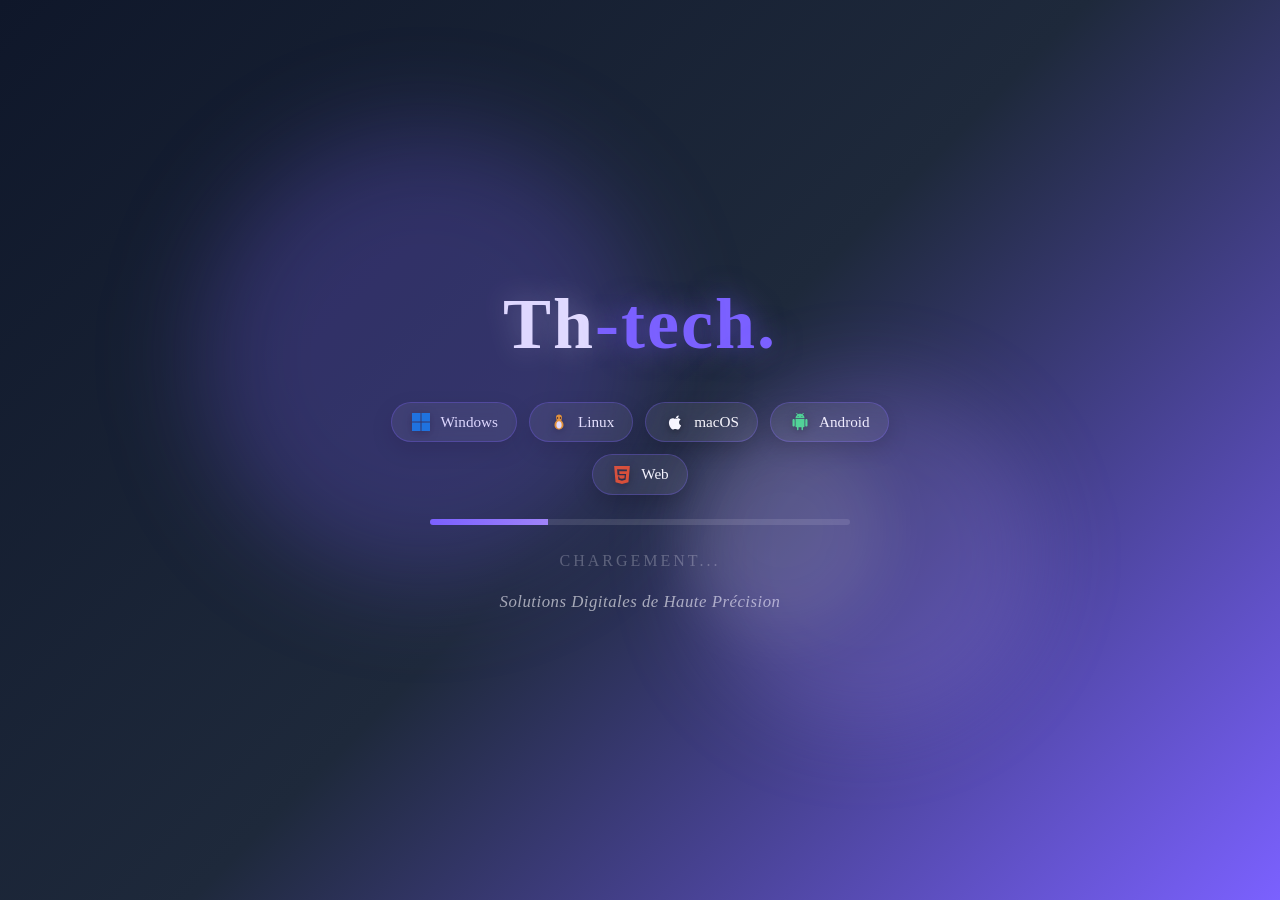
<file: index.html>
<!DOCTYPE html>
<html lang="fr">
<head>
    <meta charset="UTF-8">
    <meta name="viewport" content="width=device-width, initial-scale=1.0">
    
    <!-- Security Meta Tags -->
    <meta http-equiv="Content-Security-Policy" content="default-src 'self'; script-src 'self' 'unsafe-inline' 'unsafe-eval' https://cdn.jsdelivr.net; style-src 'self' 'unsafe-inline' https://cdn.jsdelivr.net https://fonts.googleapis.com; font-src 'self' https://fonts.gstatic.com; img-src 'self' data: https:;">
    <meta http-equiv="X-Content-Type-Options" content="nosniff">
    <meta http-equiv="X-Frame-Options" content="SAMEORIGIN">
    <meta http-equiv="X-XSS-Protection" content="1; mode=block">
    <meta http-equiv="Referrer-Policy" content="strict-origin-when-cross-origin">
    
    <title>Th-tech | Chargement...</title>
    
    <!-- Bootstrap CSS -->
    <link href="https://cdn.jsdelivr.net/npm/bootstrap@5.3.2/dist/css/bootstrap.min.css" rel="stylesheet">
    <!-- Bootstrap Icons -->
    <link rel="stylesheet" href="https://cdn.jsdelivr.net/npm/bootstrap-icons@1.11.3/font/bootstrap-icons.css">
    
    <link rel="stylesheet" href="css/splash-screen.css">
</head>
<body>
    <div class="splash-screen">
        <div class="splash-content text-center">
            <!-- Logo -->
            <div class="logo-container mb-4">
                <div class="logo">
                    <span class="logo-main">Th</span><span class="logo-accent">-tech.</span>
                </div>
            </div>

            <!-- Systèmes d'exploitation & Technologies Animés (Vrais logos Officiels) -->
            <div class="os-container mb-4">
                <div class="os-badge" style="--i:1">
                    <span class="os-icon">
                        <svg width="18" height="18" viewBox="0 0 88 88" fill="none" xmlns="http://www.w3.org/2000/svg">
                            <path d="M0 0H41.6V41.6H0V0Z" fill="#0078D4"/>
                            <path d="M46.4 0H88V41.6H46.4V0Z" fill="#0078D4"/>
                            <path d="M0 46.4H41.6V88H0V46.4Z" fill="#0078D4"/>
                            <path d="M46.4 46.4H88V88H46.4V46.4Z" fill="#0078D4"/>
                        </svg>
                    </span>
                    <span>Windows</span>
                </div>

                <div class="os-badge" style="--i:2">
                    <span class="os-icon">
                        <svg width="18" height="18" viewBox="0 0 24 24" fill="none" xmlns="http://www.w3.org/2000/svg">
                            <path d="M12 2C9.5 2 8 3.5 8 6C8 7.5 8.5 8.5 9 9.5C7.5 11 6 13 6 16C6 19 8.5 22 12 22C15.5 22 18 19 18 16C18 13 16.5 11 15 9.5C15.5 8.5 16 7.5 16 6C16 3.5 14.5 2 12 2Z" fill="#FFA000"/>
                            <circle cx="10" cy="6.5" r="1" fill="#000000"/>
                            <circle cx="14" cy="6.5" r="1" fill="#000000"/>
                            <path d="M12 11C9.8 11 8.5 13.2 8.5 16C8.5 18.8 10 20.5 12 20.5C14 20.5 15.5 18.8 15.5 16C15.5 13.2 14.2 11 12 11Z" fill="#FFFFFF"/>
                        </svg>
                    </span>
                    <span>Linux</span>
                </div>

                <div class="os-badge" style="--i:3">
                    <span class="os-icon">
                        <svg width="18" height="18" viewBox="0 0 24 24" fill="#FFFFFF" xmlns="http://www.w3.org/2000/svg">
                            <path d="M18.71 19.5c-.83 1.24-1.71 2.45-3.05 2.47-1.34.03-1.77-.79-3.29-.79-1.53 0-2 .77-3.27.82-1.31.05-2.3-1.32-3.14-2.53C4.25 17 2.94 12.45 4.7 9.39c.87-1.52 2.43-2.48 4.12-2.51 1.28-.02 2.5.87 3.29.87.78 0 2.26-1.07 3.81-.91.65.03 2.47.26 3.64 1.98-.09.06-2.17 1.28-2.15 3.81.03 3.02 2.65 4.03 2.68 4.04-.03.07-.42 1.44-1.38 2.83M15.97 6.35c.67-.82 1.13-1.96.99-3.1-.98.04-2.18.66-2.88 1.48-.62.72-1.16 1.88-.99 3 1.08.08 2.23-.55 2.88-1.38z"/>
                        </svg>
                    </span>
                    <span>macOS</span>
                </div>

                <div class="os-badge" style="--i:4">
                    <span class="os-icon">
                        <svg width="18" height="18" viewBox="0 0 24 24" fill="#3DDC84" xmlns="http://www.w3.org/2000/svg">
                            <path d="M6 18c0 .55.45 1 1 1h1v3c0 .55.45 1 1 1s1-.45 1-1v-3h4v3c0 .55.45 1 1 1s1-.45 1-1v-3h1c.55 0 1-.45 1-1V8H6v10zM3.5 8C2.67 8 2 8.67 2 9.5v7c0 .83.67 1.5 1.5 1.5S5 17.33 5 16.5v-7C5 8.67 4.33 8 3.5 8zm17 0c-.83 0-1.5.67-1.5 1.5v7c0 .83.67 1.5 1.5 1.5s1.5-.67 1.5-1.5v-7c0-.83-.67-1.5-1.5-1.5zM15.53 2.16l1.3-1.3c.2-.2.2-.51 0-.71-.2-.2-.51-.2-.71 0l-1.48 1.48C13.85 1.23 12.95 1 12 1c-.96 0-1.86.23-2.66.63L7.87.15c-.2-.2-.51-.2-.71 0-.2.2-.2.51 0 .71l1.31 1.31C6.97 3.26 6 5.01 6 7h12c0-1.99-.97-3.75-2.47-4.84zM10 5H9V4h1v1zm5 0h-1V4h1v1z"/>
                        </svg>
                    </span>
                    <span>Android</span>
                </div>

                <div class="os-badge" style="--i:5">
                    <span class="os-icon">
                        <svg width="18" height="18" viewBox="0 0 24 24" fill="#E34F26" xmlns="http://www.w3.org/2000/svg">
                            <path d="M1.5 0h21l-1.91 21.563L11.97 24l-8.564-2.438L1.5 0zm7.031 9.75l-.232-2.625 10.122.002.23-2.627-13.208-.001.7 7.876 9.497.001-.35 3.876-3.321.895-3.327-.895-.214-2.376H6.779l.375 4.38 4.816 1.341 4.811-1.341.674-7.505H8.531z"/>
                        </svg>
                    </span>
                    <span>Web</span>
                </div>
            </div>
            
            <!-- Barre de progression -->
            <div class="progress-container mb-4" style="max-width: 420px; margin: 0 auto 20px;">
                <div class="progress" style="height: 6px; border-radius: 10px; background: rgba(255,255,255,0.12);">
                    <div class="progress-bar progress-bar-striped progress-bar-animated" 
                         role="progressbar" 
                         style="width: 0%; background: linear-gradient(90deg, #7b61ff, #a78bfa);"
                         id="progressBar">
                    </div>
                </div>
            </div>
            
            <!-- Texte de chargement -->
            <p class="progress-text mb-3" id="loadingText">Chargement...</p>
            
            <!-- Tagline -->
            <p class="tagline">Solutions Digitales de Haute Précision</p>
            
            <!-- Decoration circles (les bulles) -->
            <div class="circle circle-1"></div>
            <div class="circle circle-2"></div>
            <div class="circle circle-3"></div>
        </div>
    </div>

    <script src="js/splash-screen.js"></script>
</body>
</html>
</file>
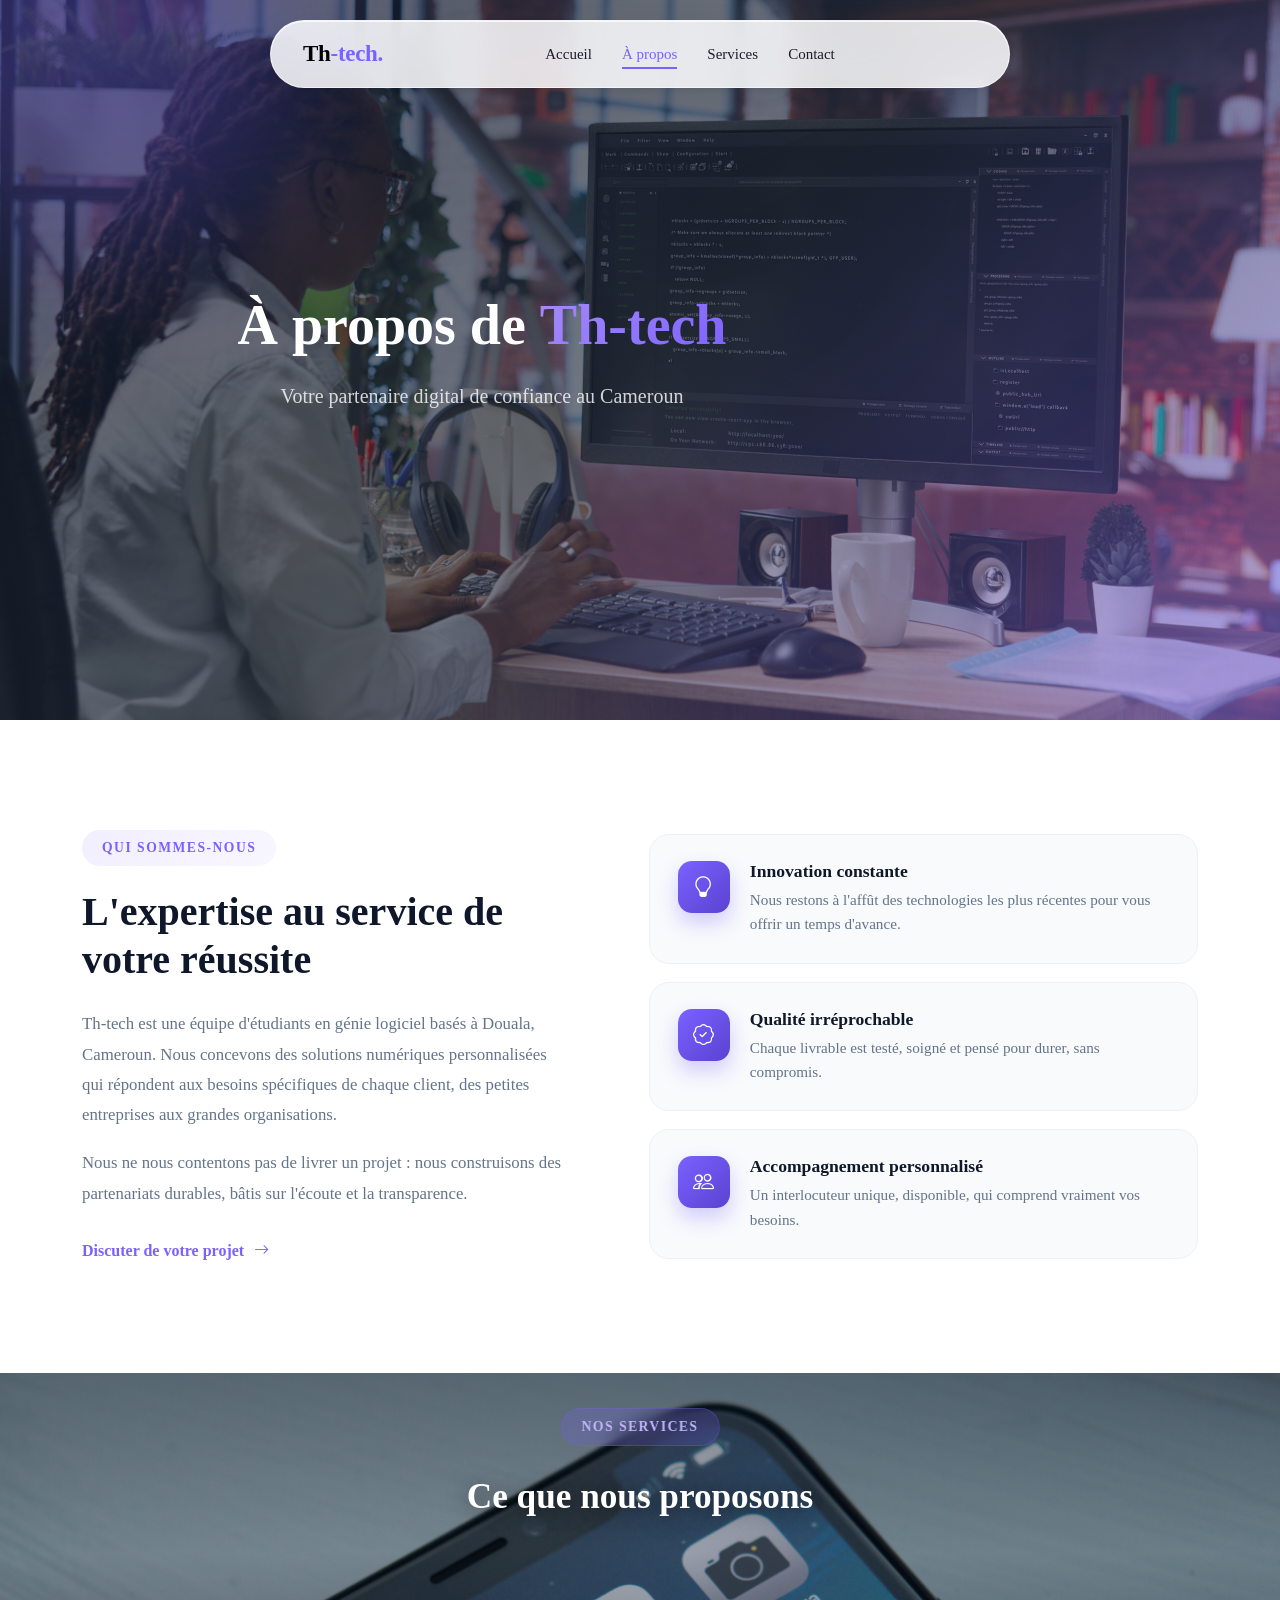
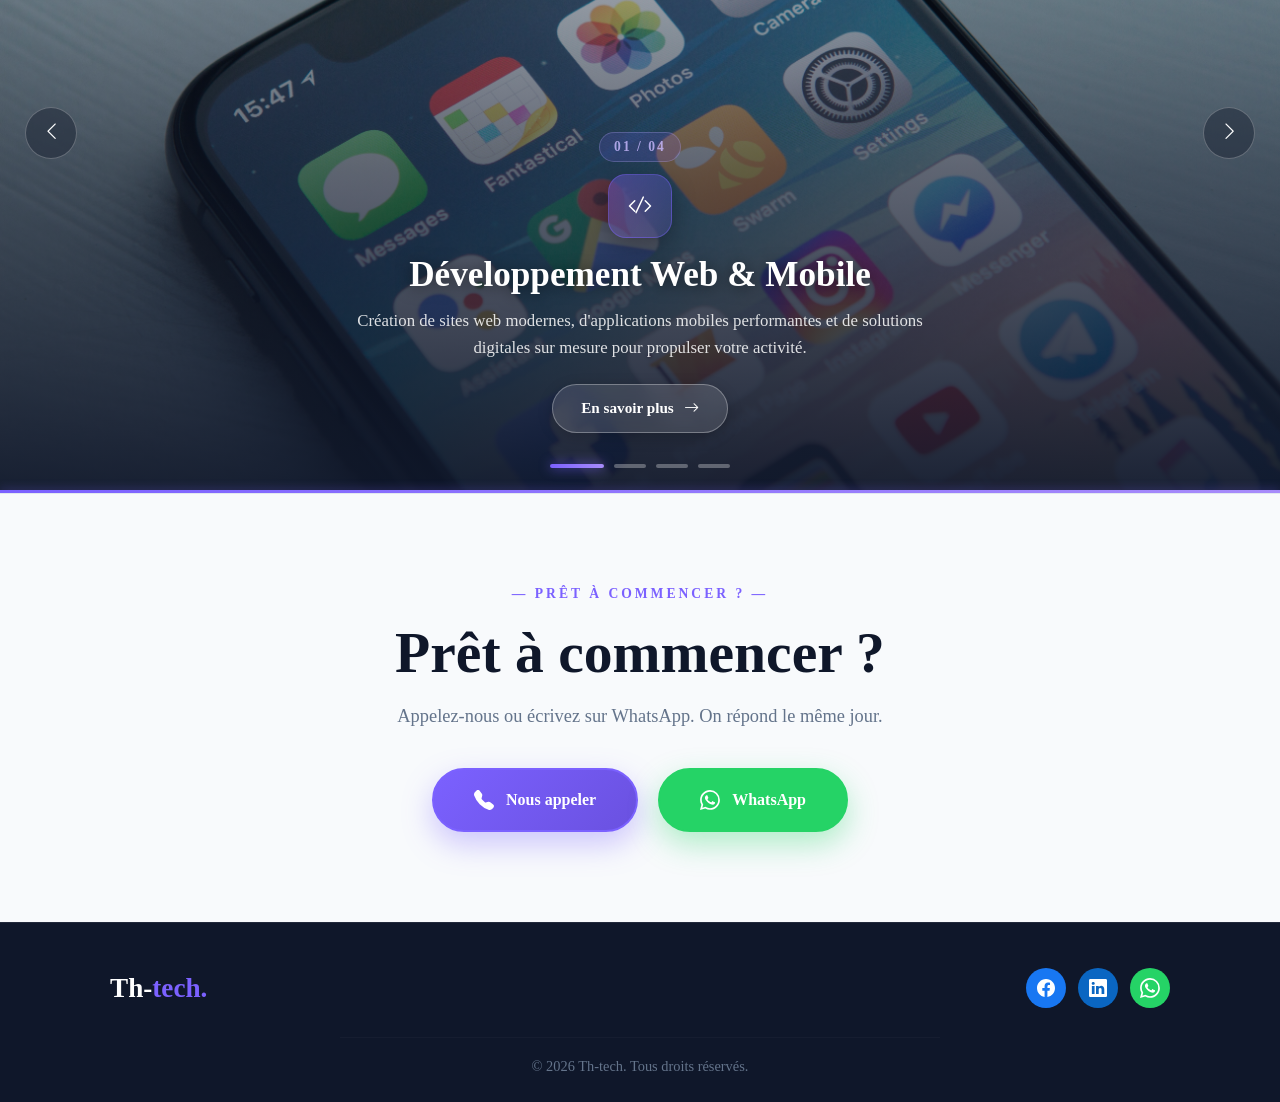
<file: a-propos.html>
<!DOCTYPE html>
<html lang="fr">

<head>
    <meta charset="UTF-8">
    <title>À propos | Th-tech</title>
    <meta name="viewport" content="width=device-width, initial-scale=1.0">
    <meta name="description" content="À propos de Th-tech - Votre partenaire digital de confiance au Cameroun.">

    <!-- Bootstrap CSS -->
    <link href="https://cdn.jsdelivr.net/npm/bootstrap@5.3.2/dist/css/bootstrap.min.css" rel="stylesheet">
    <!-- Bootstrap Icons -->
    <link rel="stylesheet" href="https://cdn.jsdelivr.net/npm/bootstrap-icons@1.11.3/font/bootstrap-icons.css">
    <!-- Google Fonts -->
    <link href="https://fonts.googleapis.com/css2?family=Poppins:wght@300;400;500;600;700;800&display=swap"
        rel="stylesheet">

    <!-- Custom CSS -->
    <link rel="stylesheet" href="css/header.css">
    <link rel="stylesheet" href="css/a-propos.css">
    <link rel="stylesheet" href="css/footer.css">
</head>

<body>

    <!-- HEADER -->
    <div class="header-wrapper">
        <header class="header">
            <div class="logo">
                <span class="logo-main">Th</span><span class="logo-accent">-tech.</span>
            </div>

            <nav class="nav" id="nav">
                <a href="Acceuil.html">Accueil</a>
                <a href="a-propos.html" class="active">À propos</a>
                <a href="Services.html">Services</a>
                <a href="contact.html">Contact</a>
            </nav>

            <div class="burger" id="burger">
                <span></span>
                <span></span>
                <span></span>
            </div>
        </header>
    </div>

    <!-- HERO SECTION -->
    <section class="hero-about">
        <div class="container">
            <div class="hero-content text-center">
                <h1 class="hero-title">À propos de <span class="text-gradient">Th-tech</span></h1>
                <p class="hero-subtitle">Votre partenaire digital de confiance au Cameroun</p>
            </div>
        </div>
    </section>

    <!-- QUI SOMMES-NOUS SECTION -->
    <section class="about-section">
        <div class="container">
            <div class="about-grid">
                <div class="about-text">
                    <span class="section-tag">Qui sommes-nous</span>
                    <h2 class="section-title">L'expertise au service de votre réussite</h2>
                    <p class="section-desc">
                        Th-tech est une équipe d'étudiants en génie logiciel basés à Douala, Cameroun.
                        Nous concevons des solutions numériques personnalisées qui répondent aux besoins spécifiques
                        de chaque client, des petites entreprises aux grandes organisations.
                    </p>
                    <p class="section-desc">
                        Nous ne nous contentons pas de livrer un projet : nous construisons des
                        partenariats durables, bâtis sur l'écoute et la transparence.
                    </p>
                    <a href="contact.html" class="about-link">
                        Discuter de votre projet <i class="bi bi-arrow-right"></i>
                    </a>
                </div>

                <div class="about-pillars">
                    <div class="pillar-card">
                        <div class="pillar-icon"><i class="bi bi-lightbulb"></i></div>
                        <div class="pillar-body">
                            <h3>Innovation constante</h3>
                            <p>Nous restons à l'affût des technologies les plus récentes pour vous offrir un temps
                                d'avance.</p>
                        </div>
                    </div>
                    <div class="pillar-card">
                        <div class="pillar-icon"><i class="bi bi-patch-check"></i></div>
                        <div class="pillar-body">
                            <h3>Qualité irréprochable</h3>
                            <p>Chaque livrable est testé, soigné et pensé pour durer, sans compromis.</p>
                        </div>
                    </div>
                    <div class="pillar-card">
                        <div class="pillar-icon"><i class="bi bi-people"></i></div>
                        <div class="pillar-body">
                            <h3>Accompagnement personnalisé</h3>
                            <p>Un interlocuteur unique, disponible, qui comprend vraiment vos besoins.</p>
                        </div>
                    </div>
                </div>
            </div>
        </div>
    </section>

    <!-- NOS SERVICES - SLIDER PLEIN ÉCRAN (80vh) -->
    <section class="services-slider-section" id="services-slider">
        <!-- Slider Header -->
        <div class="slider-header">
            <span class="section-tag">Nos services</span>
            <h2 class="slider-section-title">Ce que nous proposons</h2>
        </div>

        <div class="services-slider-track">
            <!-- Slide 1: Développement Web & Mobile -->
            <div class="service-slide active" data-index="0">
                <div class="slide-bg">
                    <img src="images/mobile.jpg" alt="Développement Web & Mobile">
                    <div class="slide-overlay"></div>
                </div>
                <div class="slide-content">
                    <span class="slide-number">01 / 04</span>
                    <div class="slide-icon"><i class="bi bi-code-slash"></i></div>
                    <h3 class="slide-title">Développement Web & Mobile</h3>
                    <p class="slide-desc">Création de sites web modernes, d'applications mobiles performantes et de solutions digitales sur mesure pour propulser votre activité.</p>
                    <div class="slide-action">
                        <a href="Services.html#web-mobile" class="btn-slide-more">
                            En savoir plus <i class="bi bi-arrow-right"></i>
                        </a>
                    </div>
                </div>
            </div>

            <!-- Slide 2: Réfection de Systèmes & Maintenance -->
            <div class="service-slide" data-index="1">
                <div class="slide-bg">
                    <img src="images/oguzhan-akdogan-qYMkkREOHa4-unsplash.jpg" alt="Réfection de Systèmes & Maintenance">
                    <div class="slide-overlay"></div>
                </div>
                <div class="slide-content">
                    <span class="slide-number">02 / 04</span>
                    <div class="slide-icon"><i class="bi bi-tools"></i></div>
                    <h3 class="slide-title">Réfection de Systèmes & Maintenance</h3>
                    <p class="slide-desc">Diagnostic, réparation micro-électronique et optimisation de vos équipements informatiques. Vente et achat d'équipements neufs et reconditionnés.</p>
                    <div class="slide-action">
                        <a href="Services.html#maintenance" class="btn-slide-more">
                            En savoir plus <i class="bi bi-arrow-right"></i>
                        </a>
                    </div>
                </div>
            </div>

            <!-- Slide 3: Licences & Activations Windows & Office -->
            <div class="service-slide" data-index="2">
                <div class="slide-bg">
                    <img src="images/windowsjpg.jpg" alt="Licences & Activations Windows">
                    <div class="slide-overlay"></div>
                </div>
                <div class="slide-content">
                    <span class="slide-number">03 / 04</span>
                    <div class="slide-icon"><i class="bi bi-windows"></i></div>
                    <h3 class="slide-title">Licences & Activations Windows & Office</h3>
                    <p class="slide-desc">Fourniture, installation et activation certifiée de licences Windows (10, 11) et de la suite Microsoft Office (Word, Excel, PowerPoint...).</p>
                    <div class="slide-action">
                        <a href="Services.html#licences-windows" class="btn-slide-more">
                            En savoir plus <i class="bi bi-arrow-right"></i>
                        </a>
                    </div>
                </div>
            </div>

            <!-- Slide 4: Formation : Initiation à l'Informatique -->
            <div class="service-slide" data-index="3">
                <div class="slide-bg">
                    <img src="images/annie-spratt-QckxruozjRg-unsplash.jpg" alt="Formation : Initiation à l'Informatique">
                    <div class="slide-overlay"></div>
                </div>
                <div class="slide-content">
                    <span class="slide-number">04 / 04</span>
                    <div class="slide-icon"><i class="bi bi-mortarboard"></i></div>
                    <h3 class="slide-title">Formation : Initiation à l'Informatique</h3>
                    <p class="slide-desc">Cours pratiques pour débutants et professionnels. Maîtrisez les outils de la gamme Microsoft Office (Word, Excel, PowerPoint) et les compétences web clés.</p>
                    <div class="slide-action">
                        <a href="Services.html#formation" class="btn-slide-more">
                            En savoir plus <i class="bi bi-arrow-right"></i>
                        </a>
                    </div>
                </div>
            </div>
        </div>

        <!-- Slider Controls -->
        <button class="slider-arrow slider-prev" id="sliderPrev" aria-label="Slide précédent">
            <i class="bi bi-chevron-left"></i>
        </button>
        <button class="slider-arrow slider-next" id="sliderNext" aria-label="Slide suivant">
            <i class="bi bi-chevron-right"></i>
        </button>

        <!-- Bar Indicators -->
        <div class="slider-dots" id="sliderDots">
            <button class="slider-dot active" data-slide="0" aria-label="Slide 1"></button>
            <button class="slider-dot" data-slide="1" aria-label="Slide 2"></button>
            <button class="slider-dot" data-slide="2" aria-label="Slide 3"></button>
            <button class="slider-dot" data-slide="3" aria-label="Slide 4"></button>
        </div>

        <!-- Progress Bar -->
        <div class="slider-progress">
            <div class="slider-progress-bar" id="sliderProgressBar"></div>
        </div>
    </section>

    <!-- CTA SECTION -->
    <section class="cta-section">
        <div class="cta-container">
            <span class="cta-surtitle">— PRÊT À COMMENCER ? —</span>
            <h2 class="cta-title">Prêt à commencer ?</h2>
            <p class="cta-text">Appelez-nous ou écrivez sur WhatsApp. On répond le même jour.</p>
            <div class="cta-buttons">
                <a href="tel:+237640924827" class="cta-btn cta-btn-call">
                    <i class="bi bi-telephone-fill"></i>
                    <span>Nous appeler</span>
                </a>
                <a href="https://wa.me/237640924827" target="_blank" rel="noopener" class="cta-btn cta-btn-whatsapp">
                    <i class="bi bi-whatsapp"></i>
                    <span>WhatsApp</span>
                </a>
            </div>
        </div>
    </section>

    <!-- FOOTER MINIMALISTE -->
    <footer class="footer">
        <div class="container">
            <div class="footer-top-row">
                <div class="footer-brand-minimal">
                    <a href="Acceuil.html" class="footer-logo">Th-<span>tech.</span></a>
                </div>
                <div class="footer-social-links">
                    <a href="#" class="footer-social-btn facebook" aria-label="Facebook"><i
                            class="bi bi-facebook"></i></a>
                    <a href="#" class="footer-social-btn linkedin" aria-label="LinkedIn"><i
                            class="bi bi-linkedin"></i></a>
                    <a href="https://wa.me/237640924827" target="_blank" class="footer-social-btn whatsapp"
                        aria-label="WhatsApp"><i class="bi bi-whatsapp"></i></a>
                </div>
            </div>
            <hr class="footer-divider" />
            <p class="footer-copyright">&copy; 2026 Th-tech. Tous droits réservés.</p>
        </div>
    </footer>

    <!-- Bootstrap JS -->
    <script src="https://cdn.jsdelivr.net/npm/bootstrap@5.3.2/dist/js/bootstrap.bundle.min.js"></script>

    <!-- Language & Theme Script -->
    <script src="js/script.js"></script>


</body>

</html>
</file>
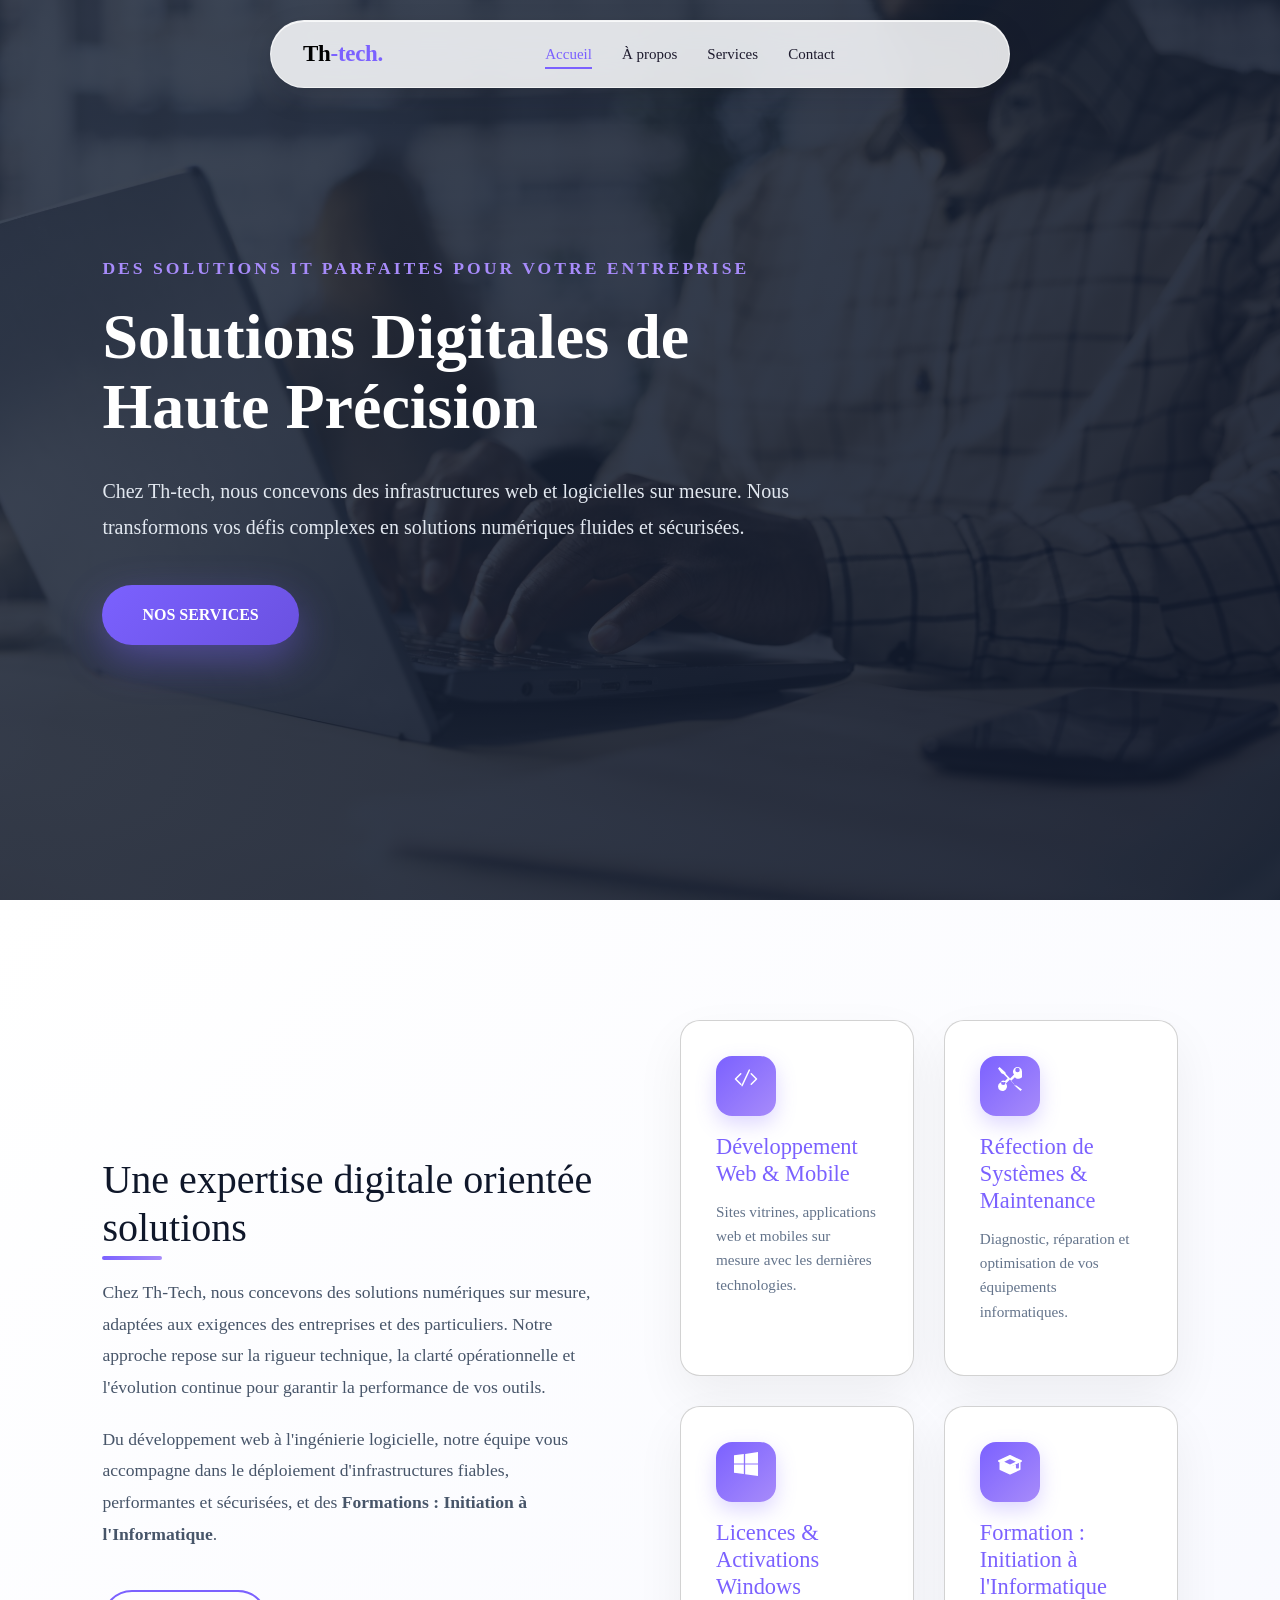
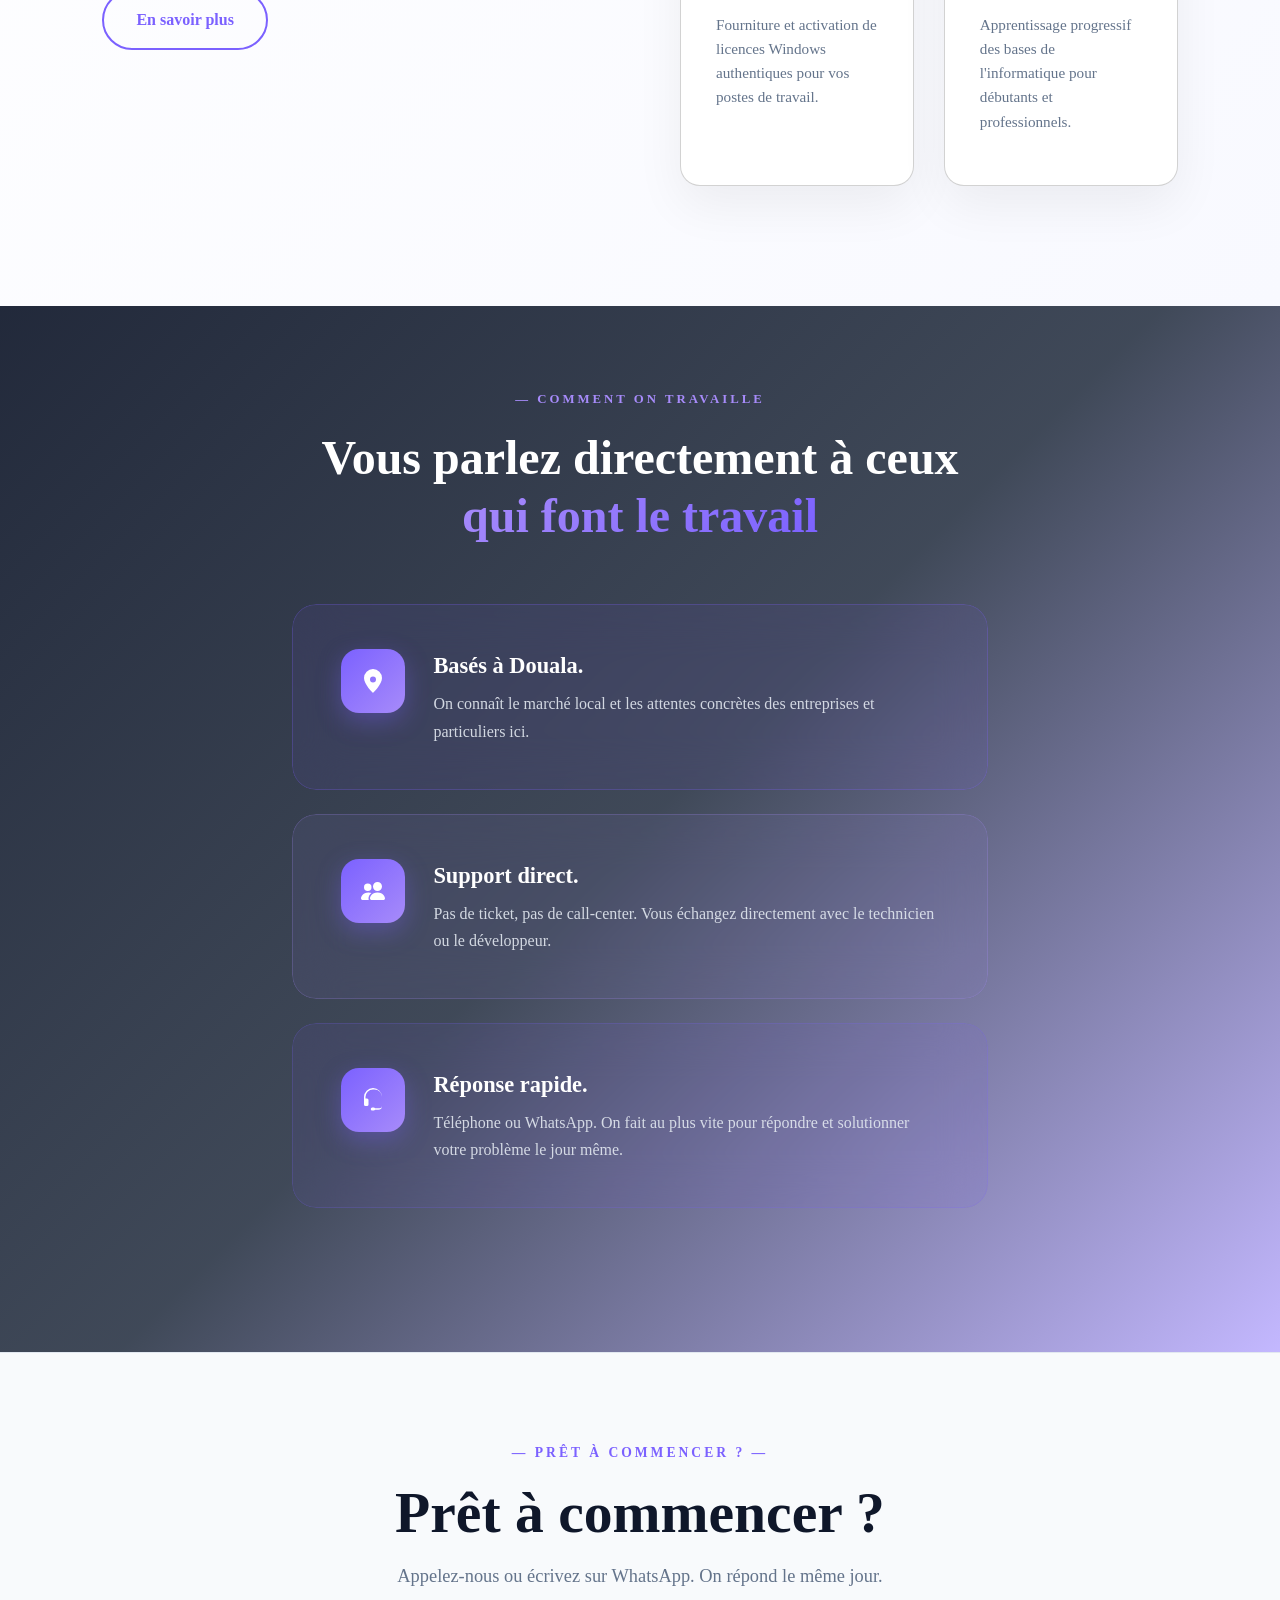
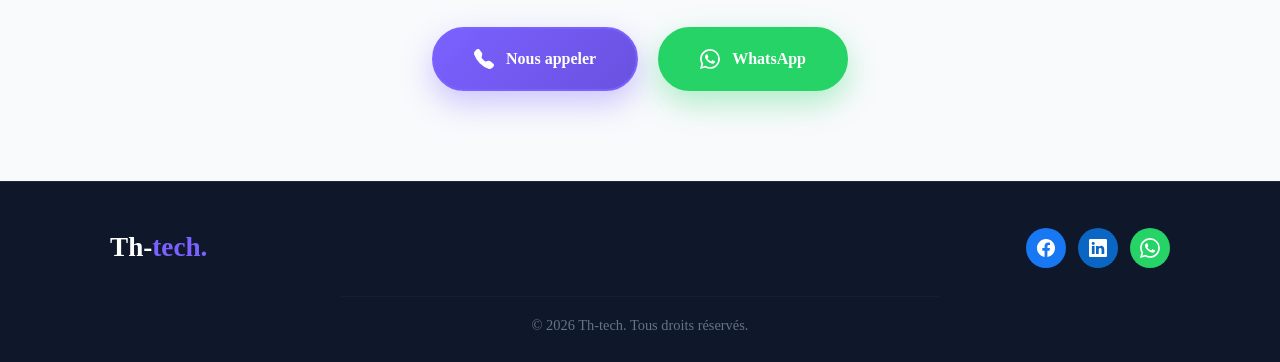
<file: Acceuil.html>
<!DOCTYPE html>
<html lang="fr">

<head>
  <meta charset="UTF-8">
  <title>Th-tech | Solutions Digitales</title>
  <meta name="viewport" content="width=device-width, initial-scale=1.0">
  <meta name="description" content="Th-tech - Solutions digitales de haute précision pour votre entreprise.">

  <!-- Google Material Icons (plus fiable sur mobile) -->
  <link href="https://fonts.googleapis.com/icon?family=Material+Icons" rel="stylesheet">
  <!-- Bootstrap CSS -->
  <link href="https://cdn.jsdelivr.net/npm/bootstrap@5.3.2/dist/css/bootstrap.min.css" rel="stylesheet">
  <!-- Bootstrap Icons -->
  <link rel="stylesheet" href="https://cdn.jsdelivr.net/npm/bootstrap-icons@1.11.3/font/bootstrap-icons.css">

  <!-- Custom CSS -->
  <link rel="stylesheet" href="css/header.css">
  <link rel="stylesheet" href="css/Acceuil.css">
  <link rel="stylesheet" href="css/footer.css">
</head>

<body>

  <!-- HEADER -->
  <div class="header-wrapper">
    <header class="header">
      <div class="logo">
        <span class="logo-main">Th</span><span class="logo-accent">-tech.</span>
      </div>

      <nav class="nav" id="nav">
        <a href="Acceuil.html" class="active">Accueil</a>
        <a href="a-propos.html">À propos</a>
        <a href="Services.html">Services</a>
        <a href="contact.html">Contact</a>
      </nav>


      <div class="burger" id="burger">
        <span></span>
        <span></span>
        <span></span>
      </div>
    </header>
  </div>

  <!-- HERO SECTION -->
  <section class="hero">
    <div class="hero-overlay"></div>
    <div class="hero-content">
      <p class="subtitle">Des solutions IT parfaites pour votre entreprise</p>
      <h1>
        Solutions Digitales de <br>
        <span>Haute Précision</span>
      </h1>
      <p class="description">
        Chez Th-tech, nous concevons des infrastructures web et logicielles sur mesure.
        Nous transformons vos défis complexes en solutions numériques fluides et sécurisées.
      </p>
      <a href="Services.html" class="btn-main">NOS SERVICES</a>
    </div>
  </section>

  <!-- INTRO SECTION -->
  <section class="intro">
    <div class="intro-container">
      <div class="intro-text">
        <h2>Une expertise digitale orientée solutions</h2>
        <p>
          Chez Th-Tech, nous concevons des solutions numériques sur mesure, adaptées aux exigences
          des entreprises et des particuliers. Notre approche repose sur la rigueur technique,
          la clarté opérationnelle et l'évolution continue pour garantir la performance de vos outils.
        </p>
        <p>
          Du développement web à l'ingénierie logicielle, notre équipe vous accompagne dans le
          déploiement d'infrastructures fiables, performantes et sécurisées, et des
          <strong>Formations : Initiation à l'Informatique</strong>.
        </p>
        <a href="a-propos.html" class="btn-secondary">En savoir plus</a>
      </div>
      <div class="intro-cards">

        <!-- Card 1 : Développement Web & Mobile -->
        <div class="card">
          <div class="card-icon-wrap">
            <i class="bi bi-code-slash"></i>
          </div>
          <h3>Développement Web &amp; Mobile</h3>
          <p>Sites vitrines, applications web et mobiles sur mesure avec les dernières technologies.</p>
        </div>

        <!-- Card 2 : Réfection de Systèmes & Maintenance -->
        <div class="card">
          <div class="card-icon-wrap">
            <i class="bi bi-tools"></i>
          </div>
          <h3>Réfection de Systèmes &amp; Maintenance</h3>
          <p>Diagnostic, réparation et optimisation de vos équipements informatiques.</p>
        </div>

        <!-- Card 3 : Licences & Activations Windows -->
        <div class="card">
          <div class="card-icon-wrap">
            <i class="bi bi-windows"></i>
          </div>
          <h3>Licences &amp; Activations Windows</h3>
          <p>Fourniture et activation de licences Windows authentiques pour vos postes de travail.</p>
        </div>

        <!-- Card 4 : Formation Informatique -->
        <div class="card">
          <div class="card-icon-wrap">
            <i class="bi bi-mortarboard"></i>
          </div>
          <h3>Formation : Initiation à l'Informatique</h3>
          <p>Apprentissage progressif des bases de l'informatique pour débutants et professionnels.</p>
        </div>

      </div>
    </div>
  </section>

  <!-- STICKY STACK SECTION -->
  <section class="stack-section">

    <!-- Sticky header label -->
    <div class="stack-header">
      <span class="stack-label">— COMMENT ON TRAVAILLE</span>
      <h2 class="stack-title">Vous parlez directement à ceux<br><span class="text-gradient">qui font le travail</span></h2>
    </div>

    <!-- Stack cards container -->
    <div class="stack-cards">

      <!-- Card 1 -->
      <div class="stack-card stack-card--1">
        <div class="scard-inner">
          <div class="scard-icon-wrap">
            <i class="bi bi-geo-alt-fill"></i>
          </div>
          <div class="scard-body">
            <h3>Basés à Douala.</h3>
            <p>On connaît le marché local et les attentes concrètes des entreprises et particuliers ici.</p>
          </div>
        </div>
      </div>

      <!-- Card 2 -->
      <div class="stack-card stack-card--2">
        <div class="scard-inner">
          <div class="scard-icon-wrap">
            <i class="bi bi-people-fill"></i>
          </div>
          <div class="scard-body">
            <h3>Support direct.</h3>
            <p>Pas de ticket, pas de call-center. Vous échangez directement avec le technicien ou le développeur.</p>
          </div>
        </div>
      </div>

      <!-- Card 3 -->
      <div class="stack-card stack-card--3">
        <div class="scard-inner">
          <div class="scard-icon-wrap">
            <i class="bi bi-headset"></i>
          </div>
          <div class="scard-body">
            <h3>Réponse rapide.</h3>
            <p>Téléphone ou WhatsApp. On fait au plus vite pour répondre et solutionner votre problème le jour même.</p>
          </div>
        </div>
      </div>

    </div>
  </section>

  <!-- CTA SECTION -->
<section class="cta-section">
  <div class="cta-container">
    <span class="cta-surtitle">— PRÊT À COMMENCER ? —</span>
    <h2 class="cta-title">Prêt à commencer ?</h2>
    <p class="cta-text">Appelez-nous ou écrivez sur WhatsApp. On répond le même jour.</p>
    <div class="cta-buttons">
      <a href="tel:+237640924827" class="cta-btn cta-btn-call">
        <i class="bi bi-telephone-fill"></i>
        <span>Nous appeler</span>
      </a>
      <a href="https://wa.me/237640924827" target="_blank" rel="noopener" class="cta-btn cta-btn-whatsapp">
        <i class="bi bi-whatsapp"></i>
        <span>WhatsApp</span>
      </a>
    </div>
  </div>
</section>

<!-- FOOTER MINIMALISTE -->
<footer class="footer">
  <div class="container">
    <div class="footer-top-row">
      <div class="footer-brand-minimal">
        <a href="Acceuil.html" class="footer-logo">Th-<span>tech.</span></a>
      </div>
      <div class="footer-social-links">
        <a href="#" class="footer-social-btn facebook" aria-label="Facebook"><i class="bi bi-facebook"></i></a>
        <a href="#" class="footer-social-btn linkedin" aria-label="LinkedIn"><i class="bi bi-linkedin"></i></a>
        <a href="https://wa.me/237640924827" target="_blank" class="footer-social-btn whatsapp" aria-label="WhatsApp"><i class="bi bi-whatsapp"></i></a>
      </div>
    </div>
    <hr class="footer-divider" />
    <p class="footer-copyright">&copy; 2026 Th-tech. Tous droits réservés.</p>
  </div>
</footer>

  <!-- Bootstrap JS -->
  <script src="https://cdn.jsdelivr.net/npm/bootstrap@5.3.2/dist/js/bootstrap.bundle.min.js"></script>

  <!-- Main Script -->
  <script src="js/script.js"></script>

</body>

</html>
</file>
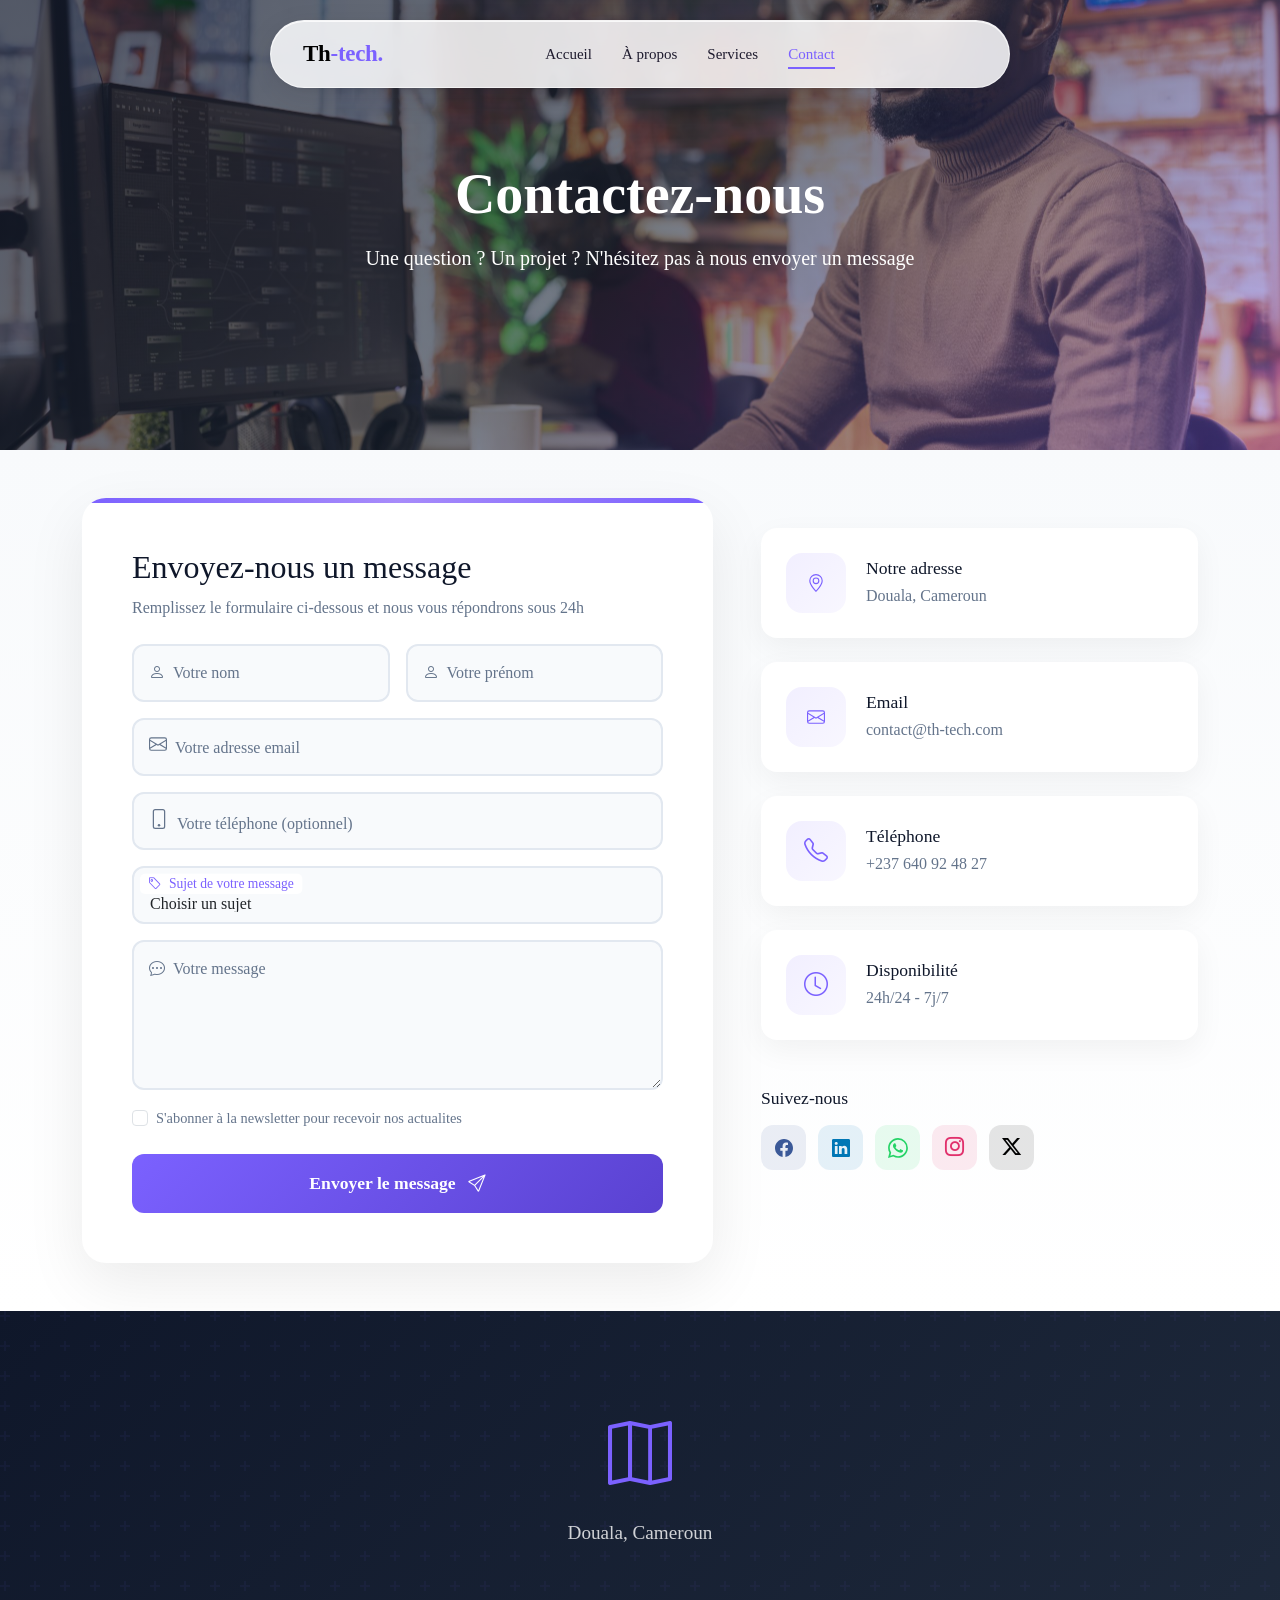
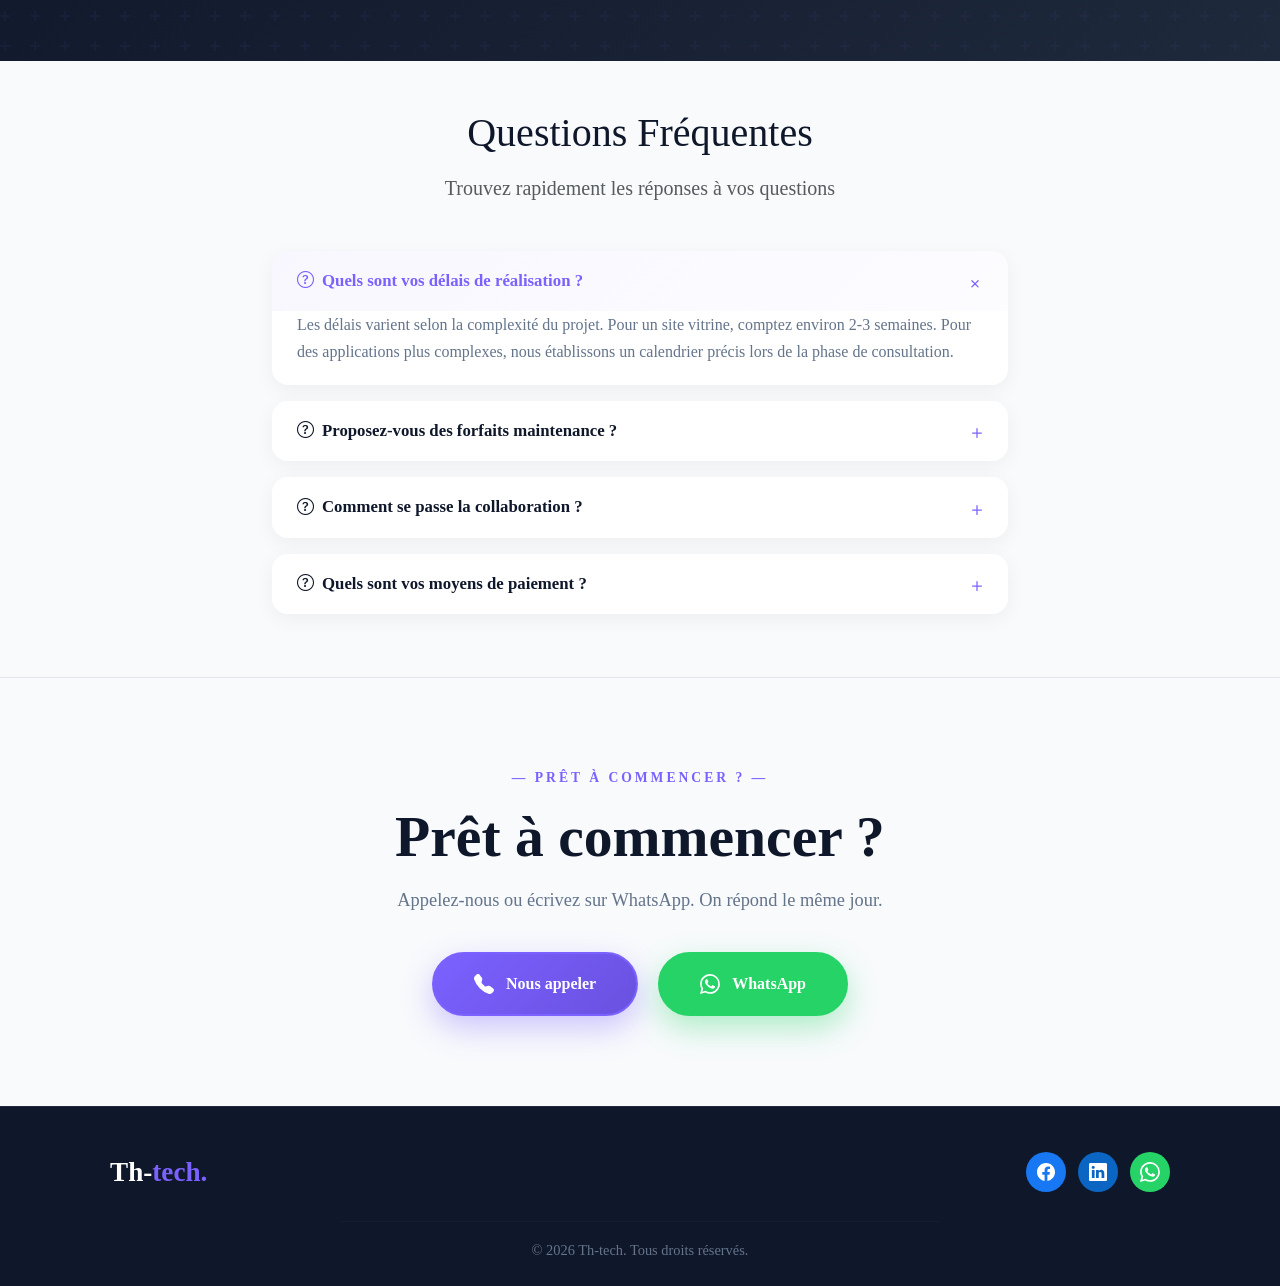
<file: contact.html>
<!DOCTYPE html>
<html lang="fr">

<head>
    <meta charset="UTF-8">
    <meta name="viewport" content="width=device-width, initial-scale=1.0">


    <title>Contact | Th-tech</title>

    <!-- Bootstrap CSS -->
    <link href="https://cdn.jsdelivr.net/npm/bootstrap@5.3.2/dist/css/bootstrap.min.css" rel="stylesheet">
    <!-- Bootstrap Icons -->
    <link rel="stylesheet" href="https://cdn.jsdelivr.net/npm/bootstrap-icons@1.11.3/font/bootstrap-icons.css">
    <!-- Google Fonts -->
    <link href="https://fonts.googleapis.com/css2?family=Poppins:wght@300;400;500;600;700&display=swap"
        rel="stylesheet">

    <!-- Custom CSS -->
    <link rel="stylesheet" href="css/header.css">
    <link rel="stylesheet" href="css/contact.css">
    <link rel="stylesheet" href="css/footer.css">
</head>

<body>

    <!-- HEADER -->
    <div class="header-wrapper">
        <header class="header">
            <div class="logo">
                <span class="logo-main">Th</span><span class="logo-accent">-tech.</span>
            </div>

            <nav class="nav" id="nav">
                <a href="Acceuil.html">Accueil</a>
                <a href="a-propos.html">À propos</a>
                <a href="Services.html">Services</a>
                <a href="contact.html" class="active">Contact</a>
            </nav>

            <div class="burger" id="burger">
                <span></span>
                <span></span>
                <span></span>
            </div>
        </header>
    </div>

    <!-- HERO CONTACT -->
    <section class="contact-hero">
        <div class="hero-overlay"></div>
        <div class="hero-content text-center">
            <h1 class="animate__animated animate__fadeInUp">Contactez-nous</h1>
            <p class="lead animate__animated animate__fadeInUp animate__delay-1">
                Une question ? Un projet ? N'hésitez pas à nous envoyer un message
            </p>
        </div>
    </section>

    <!-- CONTACT SECTION -->
    <section class="contact-section py-5">
        <div class="container">
            <div class="row g-5">
                <!-- Formulaire de contact -->
                <div class="col-lg-7">
                    <div class="contact-form-wrapper">
                        <div class="form-header mb-4">
                            <h2>Envoyez-nous un message</h2>
                            <p>Remplissez le formulaire ci-dessous et nous vous répondrons sous 24h</p>
                        </div>

                        <form class="contact-form">
                            <div class="row g-3">
                                <div class="col-md-6">
                                    <div class="form-floating">
                                        <input type="text" class="form-control" id="nom" placeholder="Votre nom"
                                            required>
                                        <label for="nom"><i class="bi bi-person me-2"></i>Votre nom</label>
                                    </div>
                                </div>
                                <div class="col-md-6">
                                    <div class="form-floating">
                                        <input type="text" class="form-control" id="prenom" placeholder="Votre prénom"
                                            required>
                                        <label for="prenom"><i class="bi bi-person me-2"></i>Votre prénom</label>
                                    </div>
                                </div>
                            </div>

                            <div class="form-floating mt-3">
                                <input type="email" class="form-control" id="email" placeholder="Votre email" required>
                                <label for="email"><i class="bi bi-envelope me-2"></i>Votre adresse email</label>
                            </div>

                            <div class="form-floating mt-3">
                                <input type="tel" class="form-control" id="telephone" placeholder="Votre téléphone">
                                <label for="telephone"><i class="bi bi-phone me-2"></i>Votre téléphone
                                    (optionnel)</label>
                            </div>

                            <div class="form-floating mt-3">
                                <select class="form-select" id="sujet" required>
                                    <option value="" selected disabled>Choisir un sujet</option>
                                    <option value="devis">Demande de devis</option>
                                    <option value="information">Demande d'information</option>
                                    <option value="support">Support technique</option>
                                    <option value="partenariat">Partenariat</option>
                                    <option value="autre">Autre</option>
                                </select>
                                <label for="sujet"><i class="bi bi-tag me-2"></i>Sujet de votre message</label>
                            </div>

                            <div class="form-floating mt-3">
                                <textarea class="form-control" id="message" placeholder="Votre message"
                                    style="height: 150px" required></textarea>
                                <label for="message"><i class="bi bi-chat-dots me-2"></i>Votre message</label>
                            </div>

                            <div class="form-check mt-3">
                                <input class="form-check-input" type="checkbox" id="newsletter">
                                <label class="form-check-label" for="newsletter">
                                    S'abonner à la newsletter pour recevoir nos actualites
                                </label>
                            </div>

                            <button type="submit" class="btn btn-submit mt-4">
                                <span class="btn-text">Envoyer le message</span>
                                <span class="btn-icon"><i class="bi bi-send"></i></span>
                            </button>
                        </form>
                    </div>
                </div>

                <!-- Informations de contact -->
                <div class="col-lg-5">
                    <div class="contact-info-wrapper">
                        <div class="info-card mb-4">
                            <div class="info-icon">
                                <i class="bi bi-geo-alt"></i>
                            </div>
                            <div class="info-content">
                                <h4>Notre adresse</h4>
                                <p>Douala, Cameroun</p>
                            </div>
                        </div>

                        <div class="info-card mb-4">
                            <div class="info-icon">
                                <i class="bi bi-envelope"></i>
                            </div>
                            <div class="info-content">
                                <h4>Email</h4>
                                <p>contact@th-tech.com</p>
                            </div>
                        </div>

                        <div class="info-card mb-4">
                            <div class="info-icon">
                                <i class="bi bi-telephone"></i>
                            </div>
                            <div class="info-content">
                                <h4>Téléphone</h4>
                                <p>+237 640 92 48 27</p>
                            </div>
                        </div>

                        <div class="info-card mb-4">
                            <div class="info-icon">
                                <i class="bi bi-clock"></i>
                            </div>
                            <div class="info-content">
                                <h4>Disponibilité</h4>
                                <p>24h/24 - 7j/7</p>
                            </div>
                        </div>

                        <!-- Réseaux sociaux -->
                        <div class="social-section mt-5">
                            <h4 class="mb-3">Suivez-nous</h4>
                            <div class="social-links">
                                <a href="#" class="social-link facebook">
                                    <i class="bi bi-facebook"></i>
                                </a>
                                <a href="#" class="social-link linkedin">
                                    <i class="bi bi-linkedin"></i>
                                </a>
                                <a href="#" class="social-link whatsapp">
                                    <i class="bi bi-whatsapp"></i>
                                </a>
                                <a href="#" class="social-link instagram">
                                    <i class="bi bi-instagram"></i>
                                </a>
                                <a href="#" class="social-link twitter">
                                    <i class="bi bi-twitter-x"></i>
                                </a>
                            </div>
                        </div>
                    </div>
                </div>
            </div>
        </div>
    </section>

    <!-- MAP SECTION -->
    <section class="map-section">
        <div class="container-fluid p-0">
            <div class="map-wrapper">
                <div class="map-placeholder">
                    <i class="bi bi-map"></i>
                    <p>Douala, Cameroun</p>
                </div>
                <div class="map-overlay"></div>
            </div>
        </div>
    </section>

    <!-- FAQ SECTION -->
    <section class="faq-section py-5">
        <div class="container">
            <div class="text-center mb-5">
                <h2 class="mb-3">Questions Fréquentes</h2>
                <p class="lead text-muted">Trouvez rapidement les réponses à vos questions</p>
            </div>

            <div class="row justify-content-center">
                <div class="col-lg-8">
                    <div class="accordion" id="faqAccordion">
                        <div class="accordion-item border-0 mb-3">
                            <h2 class="accordion-header">
                                <button class="accordion-button" type="button" data-bs-toggle="collapse"
                                    data-bs-target="#faq1">
                                    <i class="bi bi-question-circle me-2"></i>
                                    Quels sont vos délais de réalisation ?
                                </button>
                            </h2>
                            <div id="faq1" class="accordion-collapse collapse show" data-bs-parent="#faqAccordion">
                                <div class="accordion-body">
                                    Les délais varient selon la complexité du projet. Pour un site vitrine, comptez
                                    environ 2-3 semaines.
                                    Pour des applications plus complexes, nous établissons un calendrier précis lors de
                                    la phase de consultation.
                                </div>
                            </div>
                        </div>

                        <div class="accordion-item border-0 mb-3">
                            <h2 class="accordion-header">
                                <button class="accordion-button collapsed" type="button" data-bs-toggle="collapse"
                                    data-bs-target="#faq2">
                                    <i class="bi bi-question-circle me-2"></i>
                                    Proposez-vous des forfaits maintenance ?
                                </button>
                            </h2>
                            <div id="faq2" class="accordion-collapse collapse" data-bs-parent="#faqAccordion">
                                <div class="accordion-body">
                                    Oui, nous proposons plusieurs formules de maintenance adaptées à vos besoins,
                                    incluant mises à jour,
                                    support technique et sauvegardes régulières. N'hésitez pas à nous contacter pour un
                                    devis personnalisé.
                                </div>
                            </div>
                        </div>

                        <div class="accordion-item border-0 mb-3">
                            <h2 class="accordion-header">
                                <button class="accordion-button collapsed" type="button" data-bs-toggle="collapse"
                                    data-bs-target="#faq3">
                                    <i class="bi bi-question-circle me-2"></i>
                                    Comment se passe la collaboration ?
                                </button>
                            </h2>
                            <div id="faq3" class="accordion-collapse collapse" data-bs-parent="#faqAccordion">
                                <div class="accordion-body">
                                    Nous commençons par une consultation gratuite pour comprendre vos besoins. Ensuite,
                                    nous établissons un
                                    cahier des charges détaillé et restons en contact régulier tout au long du
                                    développement.
                                </div>
                            </div>
                        </div>

                        <div class="accordion-item border-0">
                            <h2 class="accordion-header">
                                <button class="accordion-button collapsed" type="button" data-bs-toggle="collapse"
                                    data-bs-target="#faq4">
                                    <i class="bi bi-question-circle me-2"></i>
                                    Quels sont vos moyens de paiement ?
                                </button>
                            </h2>
                            <div id="faq4" class="accordion-collapse collapse" data-bs-parent="#faqAccordion">
                                <div class="accordion-body">
                                    Nous acceptons plusieurs moyens de paiement : virement bancaire, Mobile Money (MTN,
                                    Orange),
                                    et PayPal. Les modalités de paiement sont discutées lors de la signature du contrat.
                                </div>
                            </div>
                        </div>
                    </div>
                </div>
            </div>
        </div>
    </section>

    <!-- CTA SECTION -->
    <section class="cta-section">
        <div class="cta-container">
            <span class="cta-surtitle">— PRÊT À COMMENCER ? —</span>
            <h2 class="cta-title">Prêt à commencer ?</h2>
            <p class="cta-text">Appelez-nous ou écrivez sur WhatsApp. On répond le même jour.</p>
            <div class="cta-buttons">
                <a href="tel:+237640924827" class="cta-btn cta-btn-call">
                    <i class="bi bi-telephone-fill"></i>
                    <span>Nous appeler</span>
                </a>
                <a href="https://wa.me/237640924827" target="_blank" rel="noopener" class="cta-btn cta-btn-whatsapp">
                    <i class="bi bi-whatsapp"></i>
                    <span>WhatsApp</span>
                </a>
            </div>
        </div>
    </section>

    <!-- FOOTER MINIMALISTE -->
    <footer class="footer">
        <div class="container">
            <div class="footer-top-row">
                <div class="footer-brand-minimal">
                    <a href="Acceuil.html" class="footer-logo">Th-<span>tech.</span></a>
                </div>
                <div class="footer-social-links">
                    <a href="#" class="footer-social-btn facebook" aria-label="Facebook"><i
                            class="bi bi-facebook"></i></a>
                    <a href="#" class="footer-social-btn linkedin" aria-label="LinkedIn"><i
                            class="bi bi-linkedin"></i></a>
                    <a href="https://wa.me/237640924827" target="_blank" class="footer-social-btn whatsapp"
                        aria-label="WhatsApp"><i class="bi bi-whatsapp"></i></a>
                </div>
            </div>
            <hr class="footer-divider" />
            <p class="footer-copyright">&copy; 2026 Th-tech. Tous droits réservés.</p>
        </div>
    </footer>

    <!-- Bootstrap JS -->
    <script src="https://cdn.jsdelivr.net/npm/bootstrap@5.3.2/dist/js/bootstrap.bundle.min.js"></script>

    <!-- Language & Theme Script -->
    <script src="js/script.js"></script>

    <script>


        // Animation du formulaire au submit
        const contactForm = document.querySelector('.contact-form');
        contactForm.addEventListener('submit', function (e) {
            e.preventDefault();

            const btn = document.querySelector('.btn-submit');
            btn.classList.add('loading');

            // Simulation d'envoi
            setTimeout(() => {
                btn.classList.remove('loading');
                btn.classList.add('success');
                btn.querySelector('.btn-text').textContent = 'Message envoyé !';

                // Reset du formulaire
                setTimeout(() => {
                    contactForm.reset();
                    btn.classList.remove('success');
                    btn.querySelector('.btn-text').textContent = 'Envoyer le message';
                }, 3000);
            }, 2000);
        });
    </script>
</body>

</html>
</file>
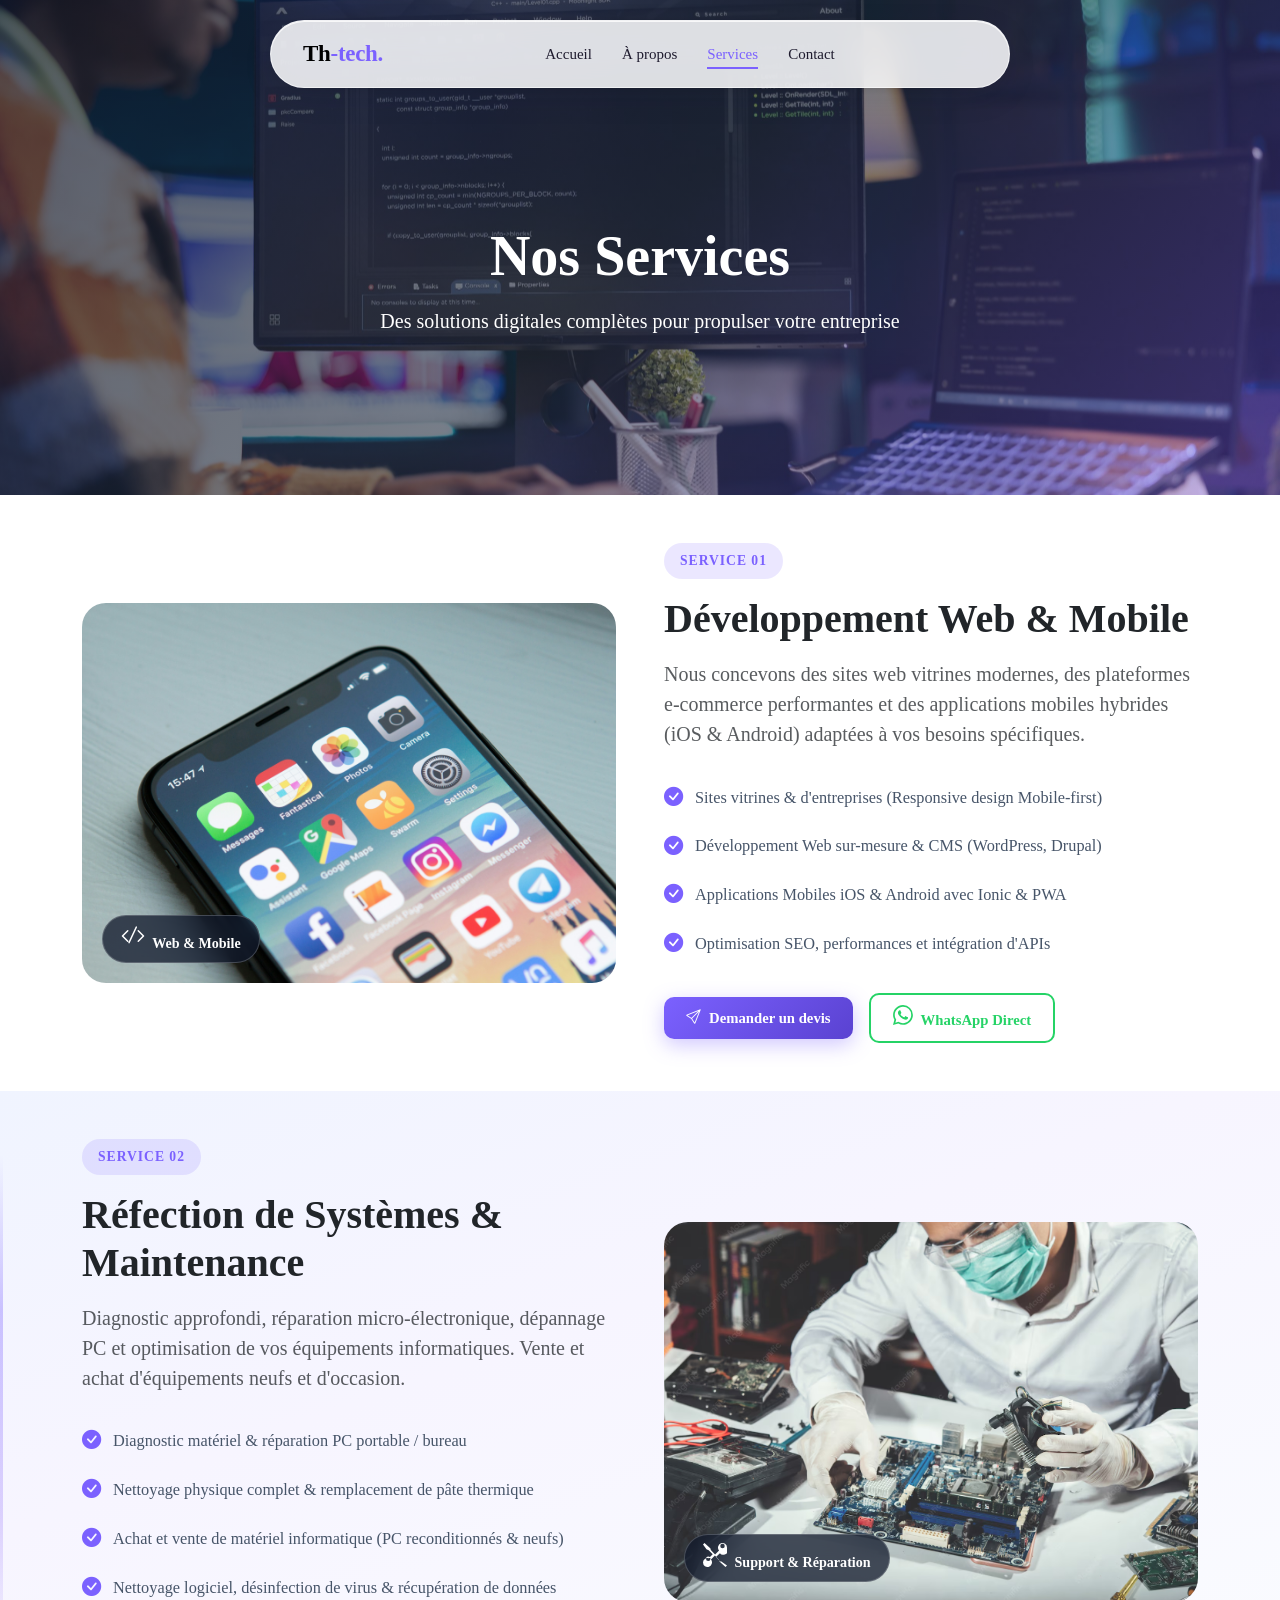
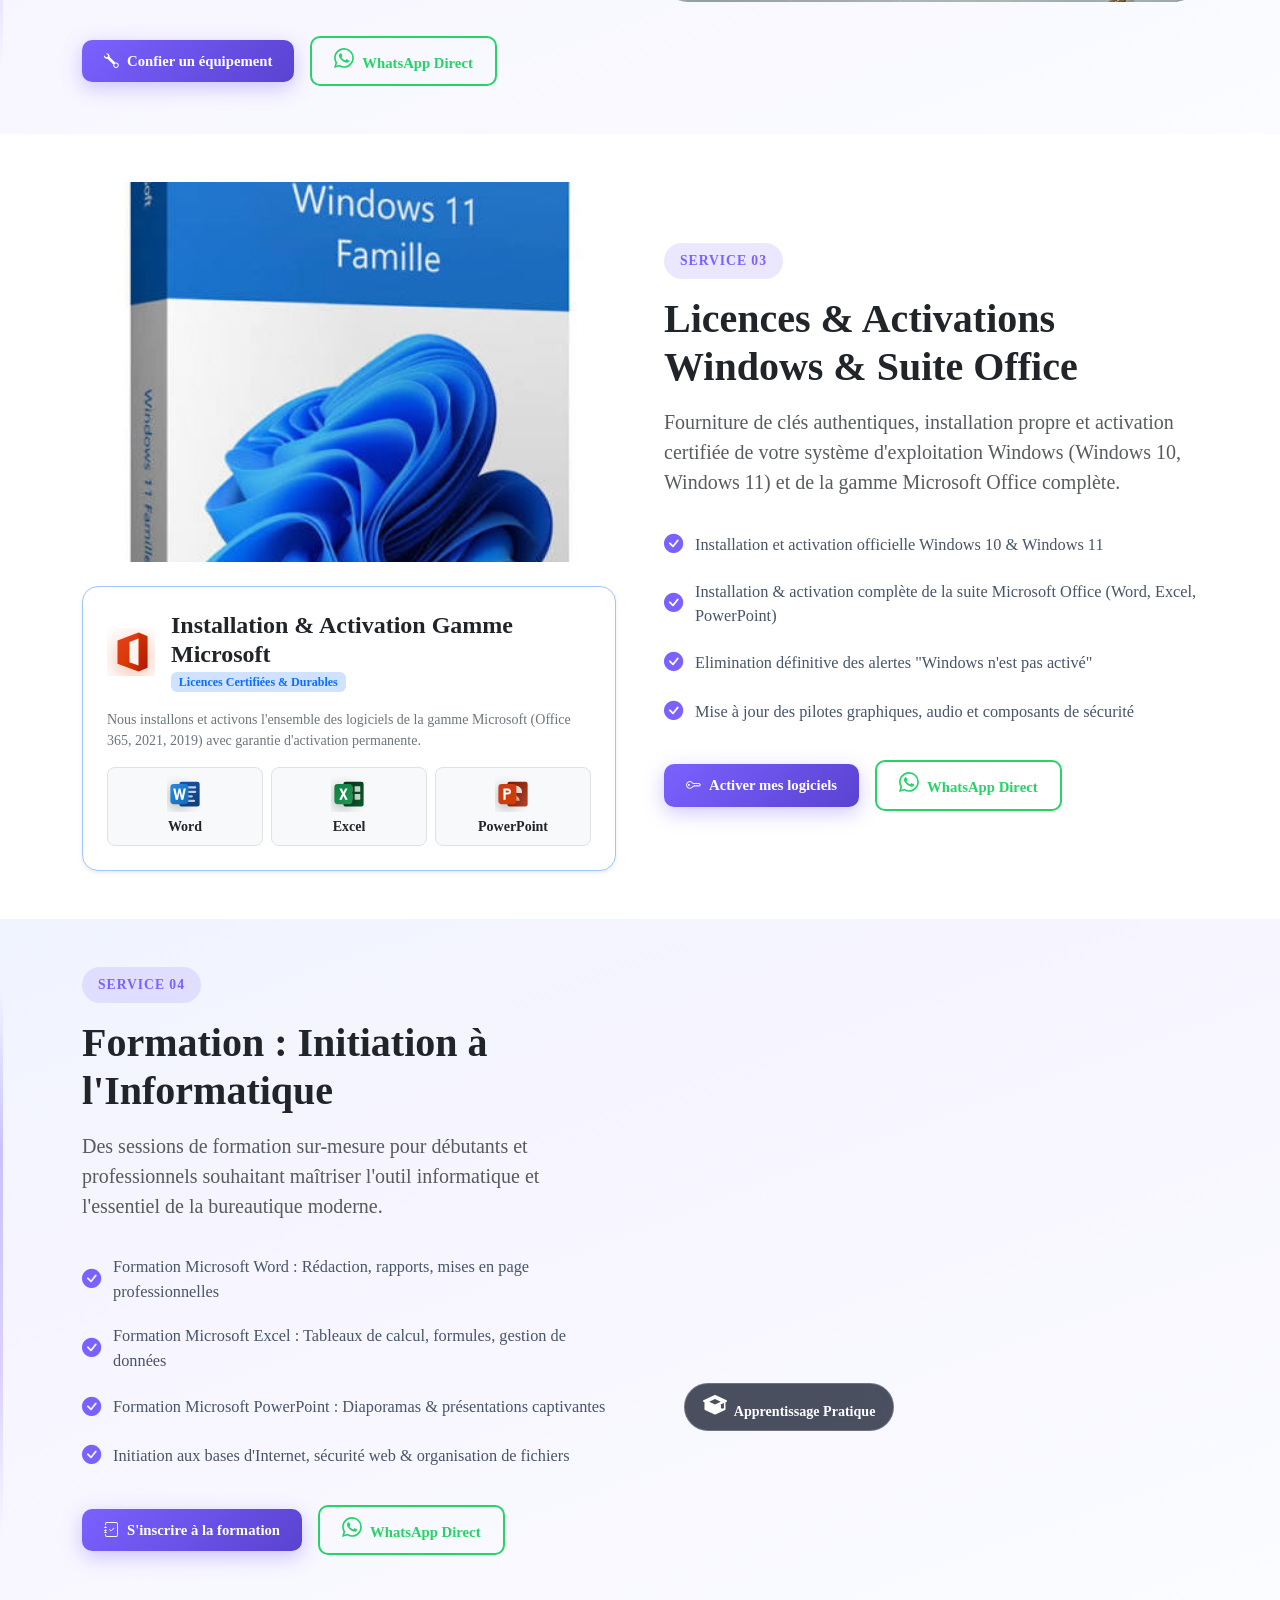
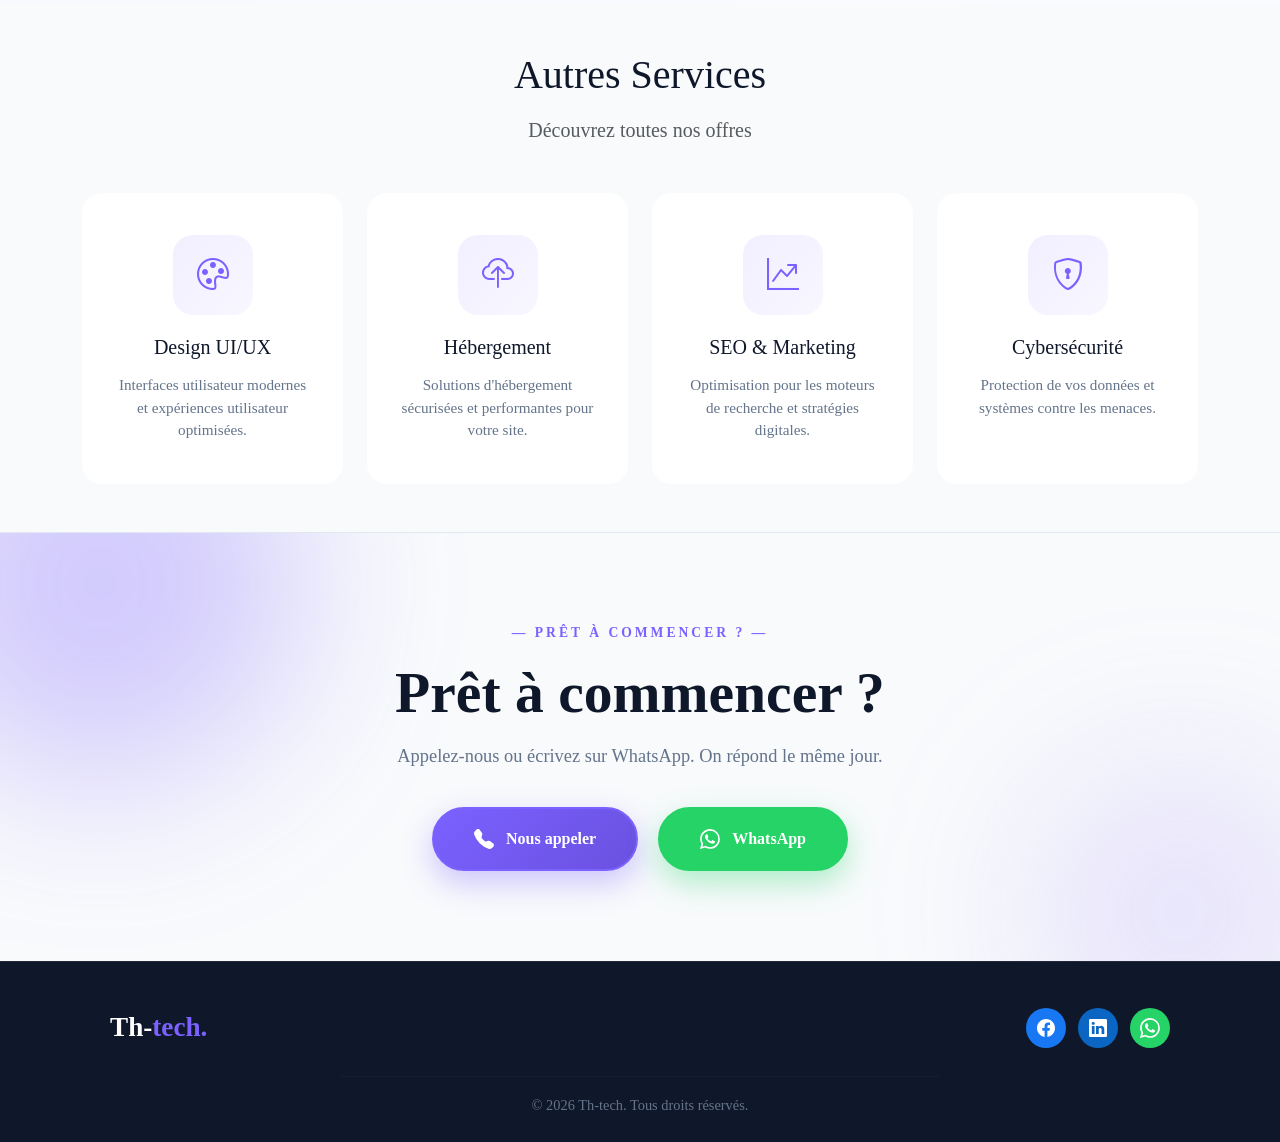
<file: Services.html>
<!DOCTYPE html>
<html lang="fr">

<head>
    <meta charset="UTF-8">
    <meta name="viewport" content="width=device-width, initial-scale=1.0">


    <title>Services | Th-tech</title>

    <!-- Bootstrap CSS -->
    <link href="https://cdn.jsdelivr.net/npm/bootstrap@5.3.2/dist/css/bootstrap.min.css" rel="stylesheet">
    <!-- Bootstrap Icons -->
    <link rel="stylesheet" href="https://cdn.jsdelivr.net/npm/bootstrap-icons@1.11.3/font/bootstrap-icons.css">

    <!-- Custom CSS -->
    <link rel="stylesheet" href="css/header.css">
    <link rel="stylesheet" href="css/Services.css">
    <link rel="stylesheet" href="css/footer.css">
</head>

<body>

    <!-- HEADER -->
    <div class="header-wrapper">
        <header class="header">
            <div class="logo">
                <span class="logo-main">Th</span><span class="logo-accent">-tech.</span>
            </div>

            <nav class="nav" id="nav">
                <a href="Acceuil.html">Accueil</a>
                <a href="a-propos.html">À propos</a>
                <a href="Services.html" class="active">Services</a>
                <a href="contact.html">Contact</a>
            </nav>


            <div class="burger" id="burger">
                <span></span>
                <span></span>
                <span></span>
            </div>
        </header>
    </div>
    <section class="services-hero">
        <div class="hero-overlay"></div>
        <div class="hero-content text-center">
            <h1 class="animate__animated animate__fadeInUp">Nos Services</h1>
            <p class="lead animate__animated animate__fadeInUp animate__delay-1">
                Des solutions digitales complètes pour propulser votre entreprise
            </p>
        </div>
    </section>

    <!-- DETAILED SERVICES LIST (Remplaçant le carousel haut) -->
    <div class="services-list-wrapper">

        <!-- SERVICE 1: WEB & MOBILE -->
        <section id="web-mobile" class="service-detail-section py-5 svc-white">
            <div class="container">
                <div class="row align-items-center g-5">
                    <div class="col-lg-6">
                        <div class="service-detail-img-wrapper position-relative">
                            <img src="images/mobile.jpg" alt="Développement Web & Mobile"
                                class="img-fluid rounded-4 shadow-lg"
                                loading="eager" decoding="async">
                            <div class="tech-badge-overlay">
                                <span><i class="bi bi-code-slash me-1"></i> Web & Mobile</span>
                            </div>
                        </div>
                    </div>
                    <div class="col-lg-6">
                        <div class="service-detail-content">
                            <span class="service-badge mb-3 d-inline-block">Service 01</span>
                            <h2 class="display-6 fw-bold mb-3">Développement Web & Mobile</h2>
                            <p class="lead text-muted mb-4">
                                Nous concevons des sites web vitrines modernes, des plateformes e-commerce performantes
                                et des applications mobiles hybrides (iOS & Android) adaptées à vos besoins spécifiques.
                            </p>
                            <ul class="service-features-list mb-4">
                                <li><i class="bi bi-check-circle-fill"></i> Sites vitrines & d'entreprises (Responsive
                                    design Mobile-first)</li>
                                <li><i class="bi bi-check-circle-fill"></i> Développement Web sur-mesure & CMS
                                    (WordPress, Drupal)</li>
                                <li><i class="bi bi-check-circle-fill"></i> Applications Mobiles iOS & Android avec
                                    Ionic & PWA</li>
                                <li><i class="bi bi-check-circle-fill"></i> Optimisation SEO, performances et
                                    intégration d'APIs</li>
                            </ul>
                            <div class="service-cta d-flex flex-wrap gap-3">
                                <a href="contact.html" class="btn btn-primary">
                                    <i class="bi bi-send me-2"></i>Demander un devis
                                </a>
                                <a href="https://wa.me/237640924827" target="_blank" class="btn btn-outline-whatsapp">
                                    <i class="bi bi-whatsapp me-2"></i>WhatsApp Direct
                                </a>
                            </div>
                        </div>
                    </div>
                </div>
            </div>
        </section>

        <!-- SERVICE 2: MAINTENANCE -->
        <section id="maintenance" class="service-detail-section py-5 svc-alt-bg">
            <div class="container">
                <div class="row align-items-center g-5 flex-lg-row-reverse">
                    <div class="col-lg-6">
                        <div class="service-detail-img-wrapper position-relative">
                            <img src="images/technicien-reparant-ordinateur-materiel-informatique-reparation-mise-niveau-technologie_1150-8859.avif"
                                alt="Réfection de Systèmes & Maintenance" class="img-fluid rounded-4 shadow-lg"
                                loading="lazy" decoding="async">
                            <div class="tech-badge-overlay">
                                <span><i class="bi bi-tools me-1"></i> Support & Réparation</span>
                            </div>
                        </div>
                    </div>
                    <div class="col-lg-6">
                        <div class="service-detail-content">
                            <span class="service-badge mb-3 d-inline-block">Service 02</span>
                            <h2 class="display-6 fw-bold mb-3">Réfection de Systèmes & Maintenance</h2>
                            <p class="lead text-muted mb-4">
                                Diagnostic approfondi, réparation micro-électronique, dépannage PC et optimisation de
                                vos équipements informatiques. Vente et achat d'équipements neufs et d'occasion.
                            </p>
                            <ul class="service-features-list mb-4">
                                <li><i class="bi bi-check-circle-fill"></i> Diagnostic matériel & réparation PC portable
                                    / bureau</li>
                                <li><i class="bi bi-check-circle-fill"></i> Nettoyage physique complet & remplacement de
                                    pâte thermique</li>
                                <li><i class="bi bi-check-circle-fill"></i> Achat et vente de matériel informatique (PC
                                    reconditionnés & neufs)</li>
                                <li><i class="bi bi-check-circle-fill"></i> Nettoyage logiciel, désinfection de virus &
                                    récupération de données</li>
                            </ul>
                            <div class="service-cta d-flex flex-wrap gap-3">
                                <a href="contact.html" class="btn btn-primary">
                                    <i class="bi bi-wrench me-2"></i>Confier un équipement
                                </a>
                                <a href="https://wa.me/237640924827" target="_blank" class="btn btn-outline-whatsapp">
                                    <i class="bi bi-whatsapp me-2"></i>WhatsApp Direct
                                </a>
                            </div>
                        </div>
                    </div>
                </div>
            </div>
        </section>

        <!-- SERVICE 3: LICENCES WINDOWS & GAMME MICROSOFT OFFICE -->
        <section id="licences-windows" class="service-detail-section py-5 svc-white">
            <div class="container">
                <div class="row align-items-center g-5">
                    <div class="col-lg-6">
                        <div class="service-detail-img-wrapper position-relative mb-4">
                            <img src="images/windowsjpg.jpg" alt="Licences & Activations Windows"
                                class="img-fluid rounded-4 shadow-lg w-100"
                                loading="lazy" decoding="async">
                        </div>

                        <!-- BLOC DÉDIÉ GAMME MICROSOFT OFFICE -->
                        <div class="office-suite-card p-4 rounded-4 shadow-sm border border-primary-subtle bg-white">
                            <div class="d-flex align-items-center gap-3 mb-3">
                                <img src="images/ms-office.svg" alt="Microsoft Office Suite" width="48" height="48">
                                <div>
                                    <h4 class="mb-0 fw-bold text-dark">Installation & Activation Gamme Microsoft</h4>
                                    <span class="badge bg-primary-subtle text-primary">Licences Certifiées &
                                        Durables</span>
                                </div>
                            </div>
                            <p class="small text-secondary mb-3">
                                Nous installons et activons l'ensemble des logiciels de la gamme Microsoft (Office 365,
                                2021, 2019) avec garantie d'activation permanente.
                            </p>
                            <div class="row g-2 text-center">
                                <div class="col-4">
                                    <div class="p-2 rounded-3 bg-light border hover-lift">
                                        <img src="images/ms-word.svg" alt="Microsoft Word" width="36" height="36"
                                            class="mb-1 d-block mx-auto">
                                        <span class="fw-bold d-block small text-dark">Word</span>
                                    </div>
                                </div>
                                <div class="col-4">
                                    <div class="p-2 rounded-3 bg-light border hover-lift">
                                        <img src="images/ms-excel.svg" alt="Microsoft Excel" width="36" height="36"
                                            class="mb-1 d-block mx-auto">
                                        <span class="fw-bold d-block small text-dark">Excel</span>
                                    </div>
                                </div>
                                <div class="col-4">
                                    <div class="p-2 rounded-3 bg-light border hover-lift">
                                        <img src="images/ms-powerpoint.svg" alt="Microsoft PowerPoint" width="36"
                                            height="36" class="mb-1 d-block mx-auto">
                                        <span class="fw-bold d-block small text-dark">PowerPoint</span>
                                    </div>
                                </div>
                            </div>
                        </div>
                    </div>

                    <div class="col-lg-6">
                        <div class="service-detail-content">
                            <span class="service-badge mb-3 d-inline-block">Service 03</span>
                            <h2 class="display-6 fw-bold mb-3">Licences & Activations Windows & Suite Office</h2>
                            <p class="lead text-muted mb-4">
                                Fourniture de clés authentiques, installation propre et activation certifiée de votre
                                système d'exploitation Windows (Windows 10, Windows 11) et de la gamme Microsoft Office
                                complète.
                            </p>
                            <ul class="service-features-list mb-4">
                                <li><i class="bi bi-check-circle-fill"></i> Installation et activation officielle
                                    Windows 10 & Windows 11</li>
                                <li><i class="bi bi-check-circle-fill"></i> Installation & activation complète de la
                                    suite Microsoft Office (Word, Excel, PowerPoint)</li>
                                <li><i class="bi bi-check-circle-fill"></i> Elimination définitive des alertes "Windows
                                    n'est pas activé"</li>
                                <li><i class="bi bi-check-circle-fill"></i> Mise à jour des pilotes graphiques, audio et
                                    composants de sécurité</li>
                            </ul>
                            <div class="service-cta d-flex flex-wrap gap-3">
                                <a href="contact.html" class="btn btn-primary">
                                    <i class="bi bi-key me-2"></i>Activer mes logiciels
                                </a>
                                <a href="https://wa.me/237640924827" target="_blank" class="btn btn-outline-whatsapp">
                                    <i class="bi bi-whatsapp me-2"></i>WhatsApp Direct
                                </a>
                            </div>
                        </div>
                    </div>
                </div>
            </div>
        </section>

        <!-- SERVICE 4: FORMATION INITIATION INFORMATIQUE -->
        <section id="formation" class="service-detail-section py-5 svc-alt-bg">
            <div class="container">
                <div class="row align-items-center g-5 flex-lg-row-reverse">
                    <div class="col-lg-6">
                        <div class="service-detail-img-wrapper position-relative">
                            <img src="images/annie-spratt-QckxruozjRg-unsplash.jpg"
                                alt="Formation Initiation à l'Informatique" class="img-fluid rounded-4 shadow-lg"
                                loading="lazy" decoding="async">
                            <div class="tech-badge-overlay">
                                <span><i class="bi bi-mortarboard me-1"></i> Apprentissage Pratique</span>
                            </div>
                        </div>
                    </div>
                    <div class="col-lg-6">
                        <div class="service-detail-content">
                            <span class="service-badge mb-3 d-inline-block">Service 04</span>
                            <h2 class="display-6 fw-bold mb-3">Formation : Initiation à l'Informatique</h2>
                            <p class="lead text-muted mb-4">
                                Des sessions de formation sur-mesure pour débutants et professionnels souhaitant
                                maîtriser l'outil informatique et l'essentiel de la bureautique moderne.
                            </p>
                            <ul class="service-features-list mb-4">
                                <li><i class="bi bi-check-circle-fill"></i> Formation Microsoft Word : Rédaction,
                                    rapports, mises en page professionnelles</li>
                                <li><i class="bi bi-check-circle-fill"></i> Formation Microsoft Excel : Tableaux de
                                    calcul, formules, gestion de données</li>
                                <li><i class="bi bi-check-circle-fill"></i> Formation Microsoft PowerPoint : Diaporamas
                                    & présentations captivantes</li>
                                <li><i class="bi bi-check-circle-fill"></i> Initiation aux bases d'Internet, sécurité
                                    web & organisation de fichiers</li>
                            </ul>
                            <div class="service-cta d-flex flex-wrap gap-3">
                                <a href="contact.html" class="btn btn-primary">
                                    <i class="bi bi-journal-check me-2"></i>S'inscrire à la formation
                                </a>
                                <a href="https://wa.me/237640924827" target="_blank" class="btn btn-outline-whatsapp">
                                    <i class="bi bi-whatsapp me-2"></i>WhatsApp Direct
                                </a>
                            </div>
                        </div>
                    </div>
                </div>
            </div>
        </section>

    </div>

    <!-- AUTRES SERVICES -->
    <section class="other-services py-5">
        <div class="container">
            <div class="text-center mb-5">
                <h2 class="mb-3">Autres Services</h2>
                <p class="lead text-muted">Découvrez toutes nos offres</p>
            </div>

            <div class="row g-4">
                <div class="col-md-6 col-lg-3">
                    <div class="other-service-card h-100">
                        <div class="card-icon">
                            <i class="bi bi-palette"></i>
                        </div>
                        <h4>Design UI/UX</h4>
                        <p>Interfaces utilisateur modernes et expériences utilisateur optimisées.</p>
                    </div>
                </div>
                <div class="col-md-6 col-lg-3">
                    <div class="other-service-card h-100">
                        <div class="card-icon">
                            <i class="bi bi-cloud-upload"></i>
                        </div>
                        <h4>Hébergement</h3>
                            <p>Solutions d'hébergement sécurisées et performantes pour votre site.</p>
                    </div>
                </div>
                <div class="col-md-6 col-lg-3">
                    <div class="other-service-card h-100">
                        <div class="card-icon">
                            <i class="bi bi-graph-up-arrow"></i>
                        </div>
                        <h4>SEO & Marketing</h4>
                        <p>Optimisation pour les moteurs de recherche et stratégies digitales.</p>
                    </div>
                </div>
                <div class="col-md-6 col-lg-3">
                    <div class="other-service-card h-100">
                        <div class="card-icon">
                            <i class="bi bi-shield-lock"></i>
                        </div>
                        <h4>Cybersécurité</h4>
                        <p>Protection de vos données et systèmes contre les menaces.</p>
                    </div>
                </div>
            </div>
        </div>
    </section>

    <!-- CTA SECTION -->
    <section class="cta-section">
        <div class="cta-container">
            <span class="cta-surtitle">— PRÊT À COMMENCER ? —</span>
            <h2 class="cta-title">Prêt à commencer ?</h2>
            <p class="cta-text">Appelez-nous ou écrivez sur WhatsApp. On répond le même jour.</p>
            <div class="cta-buttons">
                <a href="tel:+237640924827" class="cta-btn cta-btn-call">
                    <i class="bi bi-telephone-fill"></i>
                    <span>Nous appeler</span>
                </a>
                <a href="https://wa.me/237640924827" target="_blank" rel="noopener" class="cta-btn cta-btn-whatsapp">
                    <i class="bi bi-whatsapp"></i>
                    <span>WhatsApp</span>
                </a>
            </div>
        </div>
    </section>

    <!-- FOOTER MINIMALISTE -->
    <!-- FOOTER MINIMALISTE -->
    <footer class="footer">
        <div class="container">
            <div class="footer-top-row">
                <div class="footer-brand-minimal">
                    <a href="Acceuil.html" class="footer-logo">Th-<span>tech.</span></a>
                </div>
                <div class="footer-social-links">
                    <a href="#" class="footer-social-btn facebook" aria-label="Facebook"><i
                            class="bi bi-facebook"></i></a>
                    <a href="#" class="footer-social-btn linkedin" aria-label="LinkedIn"><i
                            class="bi bi-linkedin"></i></a>
                    <a href="https://wa.me/237640924827" target="_blank" class="footer-social-btn whatsapp"
                        aria-label="WhatsApp"><i class="bi bi-whatsapp"></i></a>
                </div>
            </div>
            <hr class="footer-divider" />
            <p class="footer-copyright">&copy; 2026 Th-tech. Tous droits réservés.</p>
        </div>
    </footer>

    <!-- Bootstrap JS -->
    <script src="https://cdn.jsdelivr.net/npm/bootstrap@5.3.2/dist/js/bootstrap.bundle.min.js"></script>

    <!-- Main Script -->
    <script src="js/script.js"></script>

    <script>
        // Scroll reveal animation observer for service blocks
        document.addEventListener('DOMContentLoaded', function () {
            const reveals = document.querySelectorAll('[data-reveal]');
            if ('IntersectionObserver' in window) {
                const observer = new IntersectionObserver((entries) => {
                    entries.forEach((entry) => {
                        if (entry.isIntersecting) {
                            entry.target.classList.add('revealed');
                            observer.unobserve(entry.target);
                        }
                    });
                }, { threshold: 0.1 });

                reveals.forEach((el) => observer.observe(el));
            } else {
                reveals.forEach((el) => el.classList.add('revealed'));
            }
        });
    </script>
</body>

</html>
</file>
<file: css/splash-screen.css>
/* ========================================
   SPLASH SCREEN - Th-tech Signature Style
   ======================================== */

* {
    margin: 0;
    padding: 0;
    box-sizing: border-box;
}

html, body {
    height: 100%;
    overflow: hidden;
    font-family: 'Times New Roman', Times, serif;
}

/* Background avec le dégradé Hero */
.splash-screen {
    position: fixed;
    top: 0;
    left: 0;
    width: 100%;
    height: 100%;
    background: linear-gradient(135deg, #0f172a 0%, #1e293b 50%, #7b61ff 100%);
    display: flex;
    justify-content: center;
    align-items: center;
    z-index: 99999;
    overflow: hidden;
    cursor: pointer;
}

/* Contenu centré */
.splash-content {
    text-align: center;
    position: relative;
    z-index: 2;
    padding: 20px;
    max-width: 640px;
    width: 100%;
}

/* Logo */
.logo-container {
    margin-bottom: 25px;
}

.logo {
    font-size: 4.5rem;
    font-family: 'Times New Roman', Times, serif;
    font-weight: bold;
    letter-spacing: 2px;
    animation: logoFadeIn 1s cubic-bezier(0.16, 1, 0.3, 1) forwards;
}

.logo-main {
    color: #ffffff;
    text-shadow: 0 0 30px rgba(255, 255, 255, 0.3);
}

.logo-accent {
    color: #7b61ff;
    text-shadow: 0 0 30px rgba(123, 97, 255, 0.6);
}

@keyframes logoFadeIn {
    0% {
        opacity: 0;
        transform: scale(0.8) translateY(-20px);
    }
    100% {
        opacity: 1;
        transform: scale(1) translateY(0);
    }
}

/* Systèmes d'exploitation & Technologies Animés */
.os-container {
    display: flex;
    justify-content: center;
    align-items: center;
    gap: 12px;
    flex-wrap: wrap;
    margin-bottom: 30px;
}

.os-badge {
    display: inline-flex;
    align-items: center;
    gap: 8px;
    padding: 8px 18px;
    background: rgba(255, 255, 255, 0.08);
    border: 1px solid rgba(123, 97, 255, 0.3);
    border-radius: 50px;
    color: #ffffff;
    font-size: 0.95rem;
    font-family: 'Times New Roman', Times, serif;
    backdrop-filter: blur(10px);
    opacity: 0;
    transform: translateY(20px);
    box-shadow: 0 8px 20px rgba(0, 0, 0, 0.2);
    animation: 
        osFadeIn 0.7s cubic-bezier(0.16, 1, 0.3, 1) calc(var(--i) * 0.15s) forwards,
        osFloat 3s ease-in-out infinite alternate calc(var(--i) * 0.25s + 0.7s);
    transition: transform 0.3s ease, background 0.3s ease, border-color 0.3s ease;
}

.os-icon {
    display: inline-flex;
    align-items: center;
    justify-content: center;
    width: 22px;
    height: 22px;
}

.os-icon svg {
    width: 18px;
    height: 18px;
    filter: drop-shadow(0 2px 4px rgba(0, 0, 0, 0.4));
    transition: transform 0.3s ease;
}

.os-badge:hover {
    background: rgba(123, 97, 255, 0.2);
    border-color: rgba(167, 139, 250, 0.6);
    transform: translateY(-4px) scale(1.05);
}

.os-badge:hover .os-icon svg {
    transform: scale(1.2) rotate(6deg);
}

@keyframes osFadeIn {
    0% {
        opacity: 0;
        transform: translateY(20px) scale(0.9);
    }
    100% {
        opacity: 1;
        transform: translateY(0) scale(1);
    }
}

@keyframes osFloat {
    0% {
        transform: translateY(0);
    }
    100% {
        transform: translateY(-8px);
    }
}

/* Texte de progression */
.progress-text {
    color: rgba(255, 255, 255, 0.85);
    font-size: 1rem;
    font-family: 'Times New Roman', Times, serif;
    letter-spacing: 3px;
    text-transform: uppercase;
    animation: textPulse 1.5s ease-in-out infinite;
}

@keyframes textPulse {
    0%, 100% { opacity: 0.7; }
    50% { opacity: 1; }
}

/* Tagline */
.tagline {
    color: rgba(255, 255, 255, 0.6);
    font-size: 1.05rem;
    font-family: 'Times New Roman', Times, serif;
    font-style: italic;
    letter-spacing: 0.5px;
}

/* Les Bulles Décoratives Flottantes (Circles) */
.circle {
    position: absolute;
    border-radius: 50%;
    pointer-events: none;
}

.circle-1 {
    width: 450px;
    height: 450px;
    background: rgba(123, 97, 255, 0.25);
    filter: blur(50px);
    top: -120px;
    left: -120px;
    animation: float1 10s ease-in-out infinite alternate;
}

.circle-2 {
    width: 350px;
    height: 350px;
    background: rgba(167, 139, 250, 0.2);
    filter: blur(40px);
    bottom: -80px;
    right: -80px;
    animation: float2 12s ease-in-out infinite alternate;
}

.circle-3 {
    width: 200px;
    height: 200px;
    background: rgba(255, 255, 255, 0.1);
    filter: blur(30px);
    top: 45%;
    right: 12%;
    animation: float3 8s ease-in-out infinite alternate;
}

@keyframes float1 {
    0% { transform: translate(0, 0) scale(1); }
    100% { transform: translate(40px, 35px) scale(1.1); }
}

@keyframes float2 {
    0% { transform: translate(0, 0) scale(1); }
    100% { transform: translate(-30px, -25px) scale(1.05); }
}

@keyframes float3 {
    0% { transform: translate(0, 0); }
    100% { transform: translate(-15px, 20px); }
}

/* Animation de sortie (Fade Out) */
.splash-screen.fade-out {
    animation: fadeOut 0.6s cubic-bezier(0.4, 0, 0.2, 1) forwards;
}

@keyframes fadeOut {
    0% {
        opacity: 1;
        transform: scale(1);
    }
    100% {
        opacity: 0;
        transform: scale(1.05);
        pointer-events: none;
    }
}

/* Responsive */
@media (max-width: 768px) {
    .logo {
        font-size: 3rem;
    }

    .os-badge {
        padding: 6px 14px;
        font-size: 0.85rem;
    }
    
    .circle-1 {
        width: 280px;
        height: 280px;
    }
    
    .circle-2 {
        width: 220px;
        height: 220px;
    }
}
</file>
<file: css/a-propos.css>
/* ===== BASE STYLES ===== */
:root {
    --primary: #7b61ff;
    --primary-dark: #5a42d1;
    --primary-light: #a78bfa;
    --dark: #0f172a;
    --dark-light: #1e293b;
    --light: #f8fafc;
    --gray: #64748b;
    --white: #ffffff;
}

* {
    margin: 0;
    padding: 0;
    box-sizing: border-box;
}

body {
    font-family: 'Poppins', sans-serif;
    overflow-x: hidden;
}

/* ===== HERO SECTION ===== */
.hero-about {
    min-height: 80vh;
    display: flex;
    align-items: center;
    justify-content: center;
    background: linear-gradient(135deg, rgba(15, 23, 42, 0.7) 0%, rgba(30, 41, 59, 0.6) 50%, rgba(123, 97, 255, 0.4) 100%),
                url('../images/hero à-propos.jpg') center/cover no-repeat;
    padding: 100px 20px;
    position: relative;
    overflow: hidden;
}

/* Formes flottantes en arrière-plan */
.hero-about::before,
.hero-about::after {
    content: '';
    position: absolute;
    border-radius: 50%;
    filter: blur(80px);
    animation: floatShape 15s ease-in-out infinite;
}

.hero-about::before {
    width: 400px;
    height: 400px;
    background: rgba(123, 97, 255, 0.3);
    top: -150px;
    left: -100px;
}

.hero-about::after {
    width: 300px;
    height: 300px;
    background: rgba(167, 139, 250, 0.2);
    bottom: -100px;
    right: -50px;
    animation-delay: -7s;
}

@keyframes floatShape {

    0%,
    100% {
        transform: translate(0, 0) scale(1);
    }

    33% {
        transform: translate(30px, -30px) scale(1.05);
    }

    66% {
        transform: translate(-20px, 20px) scale(0.95);
    }
}

.hero-content {
    text-align: center;
    max-width: 800px;
    position: relative;
    z-index: 2;
}

/* Animation du titre */
.hero-title {
    font-size: 3.5rem;
    font-weight: 800;
    color: white;
    line-height: 1.2;
    margin-bottom: 20px;
    opacity: 0;
    animation: slideUp 1s ease forwards;
    animation-delay: 0.3s;
}

/* Animation du texte dégradé */
@keyframes gradientPulse {

    0%,
    100% {
        background-position: 0% 50%;
    }

    50% {
        background-position: 100% 50%;
    }
}

.text-gradient {
    background: linear-gradient(135deg, #a78bfa 0%, #7b61ff 50%, #c4b5fd 100%);
    background-size: 200% 200%;
    -webkit-background-clip: text;
    -webkit-text-fill-color: transparent;
    background-clip: text;
    animation: gradientPulse 3s ease infinite, slideUp 1s ease forwards;
    animation-delay: 0.3s, 0.3s;
    display: inline-block;
}

/* Animation du sous-titre */
.hero-subtitle {
    font-size: 1.25rem;
    color: rgba(255, 255, 255, 0.8);
    line-height: 1.6;
    opacity: 0;
    animation: slideUp 1s ease forwards;
    animation-delay: 0.6s;
}

/* Keyframes pour l'animation */
@keyframes slideUp {
    from {
        opacity: 0;
        transform: translateY(30px);
    }

    to {
        opacity: 1;
        transform: translateY(0);
    }
}

/* ===== RESPONSIVE ===== */
@media (max-width: 768px) {
    .hero-title {
        font-size: 2.5rem;
    }

    .hero-subtitle {
        font-size: 1rem;
    }
}

/* ===== ABOUT SECTION ===== */
.about-section {
    padding: 110px 20px;
    background: #ffffff;
    position: relative;
}

.about-grid {
    max-width: 1160px;
    margin: 0 auto;
    display: grid;
    grid-template-columns: minmax(0, 0.95fr) minmax(0, 1.05fr);
    gap: 70px;
    align-items: center;
}

.about-text {
    max-width: 480px;
}

.section-tag {
    display: inline-block;
    background: linear-gradient(135deg, rgba(123, 97, 255, 0.1), rgba(123, 97, 255, 0.05));
    color: #7b61ff;
    padding: 8px 20px;
    border-radius: 50px;
    font-size: 0.85rem;
    font-weight: 600;
    text-transform: uppercase;
    letter-spacing: 1.5px;
    margin-bottom: 22px;
}

.section-title {
    font-size: 2.5rem;
    font-weight: 700;
    color: #0f172a;
    margin-bottom: 25px;
    line-height: 1.2;
}

.section-desc {
    color: #64748b;
    font-size: 1.05rem;
    line-height: 1.8;
    margin-bottom: 18px;
}

.about-link {
    display: inline-flex;
    align-items: center;
    gap: 10px;
    margin-top: 12px;
    color: #7b61ff;
    font-weight: 600;
    font-size: 1rem;
    text-decoration: none;
    transition: gap 0.25s ease, color 0.25s ease;
}

.about-link i {
    font-size: 0.95rem;
    transition: transform 0.25s ease;
}

.about-link:hover {
    gap: 14px;
    color: #5a42d1;
}

.about-link:hover i {
    transform: translateX(2px);
}

/* ----- Pillars ----- */
.about-pillars {
    display: flex;
    flex-direction: column;
    gap: 18px;
}

.pillar-card {
    display: flex;
    align-items: flex-start;
    gap: 20px;
    padding: 26px 28px;
    background: #f8fafc;
    border: 1px solid #eef0f4;
    border-radius: 20px;
    transition: transform 0.3s ease, box-shadow 0.3s ease, background-color 0.3s ease, border-color 0.3s ease;
}

.pillar-card:hover {
    transform: translateY(-4px);
    background: #ffffff;
    border-color: rgba(123, 97, 255, 0.25);
    box-shadow: 0 18px 40px rgba(15, 23, 42, 0.08);
}

.pillar-icon {
    flex-shrink: 0;
    width: 52px;
    height: 52px;
    border-radius: 14px;
    display: flex;
    align-items: center;
    justify-content: center;
    background: linear-gradient(135deg, #7b61ff, #5a42d1);
    color: #ffffff;
    font-size: 1.3rem;
    box-shadow: 0 10px 20px rgba(123, 97, 255, 0.3);
}

.pillar-body h3 {
    font-size: 1.1rem;
    font-weight: 700;
    color: #0f172a;
    margin-bottom: 6px;
}

.pillar-body p {
    font-size: 0.95rem;
    color: #64748b;
    line-height: 1.6;
    margin: 0;
}

@media (max-width: 992px) {
    .about-grid {
        grid-template-columns: 1fr;
        gap: 50px;
    }

    .about-text {
        max-width: 100%;
        text-align: center;
    }

    .about-link {
        justify-content: center;
    }
}

@media (max-width: 576px) {
    .about-section {
        padding: 80px 16px;
    }

    .pillar-card {
        padding: 22px;
    }
}

/* ===== SERVICES SLIDER SECTION (80vh Alignment) ===== */
.services-slider-section {
    position: relative;
    width: 100%;
    height: 80vh;
    min-height: 550px;
    overflow: hidden;
    background: #0f172a;
}

/* Slider Header */
.slider-header {
    position: absolute;
    top: 35px;
    left: 50%;
    transform: translateX(-50%);
    text-align: center;
    z-index: 20;
    pointer-events: none;
}

.slider-header .section-tag {
    background: rgba(123, 97, 255, 0.2);
    backdrop-filter: blur(10px);
    border: 1px solid rgba(123, 97, 255, 0.3);
    color: #c4b5fd;
}

.slider-section-title {
    font-size: 2.2rem;
    font-weight: 700;
    color: #ffffff;
    margin-top: 8px;
    text-shadow: 0 2px 20px rgba(0, 0, 0, 0.5);
}

/* Slider Track */
.services-slider-track {
    position: relative;
    width: 100%;
    height: 100%;
}

/* Individual Slides */
.service-slide {
    position: absolute;
    top: 0;
    left: 0;
    width: 100%;
    height: 100%;
    opacity: 0;
    visibility: hidden;
    transition: opacity 0.8s cubic-bezier(0.4, 0, 0.2, 1), visibility 0.8s;
}

.service-slide.active {
    opacity: 1;
    visibility: visible;
}

/* Slide Background Image */
.slide-bg {
    position: absolute;
    top: 0;
    left: 0;
    width: 100%;
    height: 100%;
}

.slide-bg img {
    width: 100%;
    height: 100%;
    object-fit: cover;
    transform: scale(1.05);
    transition: transform 8s ease-out;
}

.service-slide.active .slide-bg img {
    transform: scale(1);
}

/* Overlay */
.slide-overlay {
    position: absolute;
    top: 0;
    left: 0;
    width: 100%;
    height: 100%;
    background: linear-gradient(to top,
            rgba(15, 23, 42, 0.95) 0%,
            rgba(15, 23, 42, 0.65) 45%,
            rgba(15, 23, 42, 0.35) 75%,
            rgba(15, 23, 42, 0.5) 100%);
}

/* Slide Content */
.slide-content {
    position: absolute;
    bottom: 60px;
    left: 50%;
    transform: translateX(-50%);
    width: 90%;
    max-width: 720px;
    text-align: center;
    z-index: 10;
    display: flex;
    flex-direction: column;
    align-items: center;
}

/* Sequenced Entrance Animations */
.slide-number,
.slide-icon,
.slide-title,
.slide-desc,
.slide-action {
    opacity: 0;
    transform: translateY(30px);
    transition: opacity 0.6s cubic-bezier(0.16, 1, 0.3, 1), transform 0.6s cubic-bezier(0.16, 1, 0.3, 1);
}

.service-slide.active .slide-number {
    opacity: 0.85;
    transform: translateY(0);
    transition-delay: 0.15s;
}

.service-slide.active .slide-icon {
    opacity: 1;
    transform: translateY(0);
    transition-delay: 0.25s;
}

.service-slide.active .slide-title {
    opacity: 1;
    transform: translateY(0);
    transition-delay: 0.35s;
}

.service-slide.active .slide-desc {
    opacity: 1;
    transform: translateY(0);
    transition-delay: 0.45s;
}

.service-slide.active .slide-action {
    opacity: 1;
    transform: translateY(0);
    transition-delay: 0.55s;
}

/* Slide Number Tag */
.slide-number {
    font-size: 0.85rem;
    font-weight: 700;
    letter-spacing: 2px;
    color: #c4b5fd;
    text-transform: uppercase;
    margin-bottom: 12px;
    background: rgba(123, 97, 255, 0.2);
    padding: 4px 14px;
    border-radius: 20px;
    border: 1px solid rgba(196, 181, 253, 0.3);
}

/* Slide Icon */
.slide-icon {
    width: 64px;
    height: 64px;
    border-radius: 18px;
    background: linear-gradient(135deg, rgba(123, 97, 255, 0.35), rgba(123, 97, 255, 0.15));
    backdrop-filter: blur(20px);
    border: 1px solid rgba(123, 97, 255, 0.4);
    display: flex;
    align-items: center;
    justify-content: center;
    margin: 0 auto 16px;
    box-shadow: 0 8px 25px rgba(0, 0, 0, 0.3);
}

.slide-icon i {
    font-size: 1.7rem;
    color: #ffffff;
}

/* Slide Title */
.slide-title {
    font-size: 2.2rem;
    font-weight: 700;
    color: #ffffff;
    margin-bottom: 12px;
    text-shadow: 0 2px 15px rgba(0, 0, 0, 0.5);
}

/* Slide Description */
.slide-desc {
    font-size: 1.05rem;
    color: rgba(255, 255, 255, 0.85);
    line-height: 1.6;
    margin: 0 0 22px 0;
    max-width: 620px;
}

/* Slide Action & "En savoir plus" Button */
.btn-slide-more {
    display: inline-flex;
    align-items: center;
    gap: 10px;
    padding: 12px 28px;
    border-radius: 50px;
    background: rgba(255, 255, 255, 0.12);
    border: 1px solid rgba(255, 255, 255, 0.3);
    backdrop-filter: blur(10px);
    color: #ffffff;
    font-weight: 600;
    font-size: 0.95rem;
    text-decoration: none;
    transition: all 0.4s cubic-bezier(0.16, 1, 0.3, 1);
    box-shadow: 0 4px 15px rgba(0, 0, 0, 0.2);
}

.btn-slide-more i {
    transition: transform 0.3s ease;
}

/* Hover effect with exact Hero À propos gradient: #0f172a -> #1e293b -> #7b61ff */
.btn-slide-more:hover {
    background: linear-gradient(135deg, #0f172a 0%, #1e293b 50%, #7b61ff 100%);
    border-color: rgba(123, 97, 255, 0.8);
    color: #ffffff;
    transform: translateY(-3px) scale(1.03);
    box-shadow: 0 10px 25px rgba(123, 97, 255, 0.45);
}

.btn-slide-more:hover i {
    transform: translateX(5px);
}

/* ===== SLIDER CONTROLS ===== */

/* Arrow Buttons */
.slider-arrow {
    position: absolute;
    top: 50%;
    transform: translateY(-50%);
    z-index: 20;
    width: 52px;
    height: 52px;
    border-radius: 50%;
    border: 1px solid rgba(255, 255, 255, 0.25);
    background: rgba(15, 23, 42, 0.4);
    backdrop-filter: blur(15px);
    color: white;
    font-size: 1.2rem;
    cursor: pointer;
    display: flex;
    align-items: center;
    justify-content: center;
    transition: all 0.3s ease;
}

.slider-prev {
    left: 25px;
}

.slider-next {
    right: 25px;
}

.slider-arrow:hover {
    background: linear-gradient(135deg, #0f172a 0%, #1e293b 50%, #7b61ff 100%);
    border-color: rgba(123, 97, 255, 0.8);
    transform: translateY(-50%) scale(1.1);
    box-shadow: 0 0 25px rgba(123, 97, 255, 0.5);
}

/* Pro Fine Bar Indicators */
.slider-dots {
    position: absolute;
    bottom: 25px;
    left: 50%;
    transform: translateX(-50%);
    display: flex;
    gap: 10px;
    z-index: 20;
}

.slider-dot {
    width: 32px;
    height: 4px;
    border-radius: 2px;
    border: none;
    background: rgba(255, 255, 255, 0.3);
    cursor: pointer;
    padding: 0;
    transition: all 0.4s ease;
}

.slider-dot.active {
    width: 54px;
    background: linear-gradient(90deg, #7b61ff, #a78bfa);
    box-shadow: 0 0 12px rgba(123, 97, 255, 0.8);
}

.slider-dot:hover:not(.active) {
    background: rgba(255, 255, 255, 0.6);
}

/* Progress Bar */
.slider-progress {
    position: absolute;
    bottom: 0;
    left: 0;
    width: 100%;
    height: 3px;
    background: rgba(255, 255, 255, 0.1);
    z-index: 20;
}

.slider-progress-bar {
    height: 100%;
    background: linear-gradient(90deg, #7b61ff, #a78bfa);
    width: 0%;
    transition: width 0.1s linear;
    box-shadow: 0 0 10px rgba(123, 97, 255, 0.5);
}

/* ===== RESPONSIVE SLIDER ===== */
@media (max-width: 768px) {
    .slider-section-title {
        font-size: 1.5rem;
    }

    .slide-title {
        font-size: 1.5rem;
    }

    .slide-desc {
        font-size: 0.95rem;
    }

    .slider-arrow {
        width: 44px;
        height: 44px;
        font-size: 1.1rem;
    }

    .slider-prev {
        left: 15px;
    }

    .slider-next {
        right: 15px;
    }

    .slide-content {
        bottom: 80px;
    }

    .slide-icon {
        width: 56px;
        height: 56px;
    }

    .slide-icon i {
        font-size: 1.4rem;
    }
}

@media (max-width: 480px) {
    .slider-header {
        top: 25px;
    }

    .slider-section-title {
        font-size: 1.25rem;
    }

    .slide-title {
        font-size: 1.25rem;
    }

    .slide-desc {
        font-size: 0.9rem;
    }

    .slider-arrow {
        width: 38px;
        height: 38px;
        font-size: 0.95rem;
    }

    .slider-prev {
        left: 10px;
    }

    .slider-next {
        right: 10px;
    }

    .slider-dots {
        bottom: 25px;
        gap: 8px;
    }

    .slider-dot {
        width: 10px;
        height: 10px;
    }
}
</file>
<file: css/footer.css>
/* ===== SHARED CTA SECTION ===== */
.cta-section {
    padding: 90px 20px;
    background: #f8fafc;
    position: relative;
    overflow: hidden;
    border-top: 1px solid #e2e8f0;
}

.cta-container {
    max-width: 850px;
    margin: 0 auto;
    text-align: center;
    display: flex;
    flex-direction: column;
    align-items: center;
    position: relative;
    z-index: 2;
}

.cta-surtitle {
    font-size: 0.85rem;
    font-weight: 700;
    letter-spacing: 3px;
    text-transform: uppercase;
    color: #7b61ff;
    margin-bottom: 16px;
    display: inline-block;
}

.cta-title {
    font-family: 'Times New Roman', Georgia, serif;
    font-size: clamp(2.4rem, 5vw, 3.6rem);
    font-weight: 700;
    color: #0f172a;
    line-height: 1.15;
    margin-bottom: 16px;
}

.cta-text {
    font-size: 1.15rem;
    color: #64748b;
    max-width: 620px;
    margin: 0 auto 36px;
    line-height: 1.6;
}

.cta-buttons {
    display: flex;
    flex-direction: row;
    justify-content: center;
    align-items: center;
    gap: 20px;
    flex-wrap: wrap;
    width: 100%;
}

@keyframes ctaBtnAppear {
    from {
        opacity: 0;
        transform: translateY(30px);
    }
    to {
        opacity: 1;
        transform: translateY(0);
    }
}

.cta-btn {
    display: inline-flex;
    align-items: center;
    justify-content: center;
    gap: 12px;
    padding: 18px 40px;
    border-radius: 50px;
    font-weight: 600;
    font-size: 1rem;
    text-decoration: none;
    transition: all 0.4s cubic-bezier(0.4, 0, 0.2, 1);
    white-space: nowrap;
    cursor: pointer;
    animation: ctaBtnAppear 0.8s cubic-bezier(0.16, 1, 0.3, 1) forwards;
}

.cta-buttons .cta-btn:nth-child(1) {
    animation-delay: 0.15s;
}

.cta-buttons .cta-btn:nth-child(2) {
    animation-delay: 0.35s;
}

.cta-btn svg, .cta-btn i {
    font-size: 1.25rem;
    flex-shrink: 0;
}

/* Bouton 1: Nous appeler (#7b61ff) */
.cta-btn-call {
    background: linear-gradient(135deg, #7b61ff 0%, #6a51e0 100%);
    color: #ffffff !important;
    border: 2px solid #7b61ff;
    box-shadow: 0 12px 30px rgba(123, 97, 255, 0.35);
}

.cta-btn-call:hover {
    background: linear-gradient(135deg, #0f172a 0%, #1e293b 55%, #7b61ff 100%) !important;
    border-color: #7b61ff !important;
    color: #ffffff !important;
    transform: translateY(-3px);
    box-shadow: 0 18px 40px rgba(123, 97, 255, 0.48);
}

/* Bouton 2: WhatsApp (#25D366) */
.cta-btn-whatsapp {
    background-color: #25D366;
    color: #ffffff !important;
    border: 2px solid #25D366;
    box-shadow: 0 12px 30px rgba(37, 211, 102, 0.35);
}

.cta-btn-whatsapp:hover {
    background-color: #20bd5a;
    border-color: #20bd5a;
    color: #ffffff !important;
    transform: translateY(-3px);
    box-shadow: 0 18px 40px rgba(37, 211, 102, 0.48);
}

/* ===== FOOTER MINIMALISTE ===== */
.footer {
  background: #0f172a;
  color: #94a3b8;
  padding: 45px 0 25px 0;
  font-family: inherit;
  position: relative;
  overflow: hidden;
  border-top: 1px solid rgba(255, 255, 255, 0.08);
}

.footer .container {
  max-width: 1100px;
  margin: 0 auto;
  padding: 0 20px;
}

.footer-top-row {
  display: flex;
  justify-content: space-between;
  align-items: center;
  flex-wrap: wrap;
  gap: 20px;
}

.footer-logo {
  font-size: 1.7rem;
  font-weight: 800;
  color: #ffffff;
  text-decoration: none;
}

.footer-logo span {
  color: #7b61ff;
}

.footer-social-links {
  display: flex;
  align-items: center;
  gap: 12px;
}

/* Original brand colors for social buttons */
.footer-social-btn {
  width: 40px;
  height: 40px;
  border-radius: 50%;
  display: inline-flex;
  align-items: center;
  justify-content: center;
  text-decoration: none;
  transition: transform 0.2s ease;
  color: #ffffff !important;
  /* No background here – set per brand */
}

/* Brand specific colors – always solid, no hover color change */
.footer-social-btn.facebook {
  background-color: #1877F2;
}
.footer-social-btn.linkedin {
  background-color: #0A66C2;
}
.footer-social-btn.whatsapp {
  background-color: #25D366;
}

/* Hover effect – subtle zoom only */
.footer-social-btn:hover {
  transform: scale(1.05);
}

/* Separator line not spanning 100% width */
.footer-divider {
  width: 60%;
  max-width: 600px;
  height: 1px;
  background: rgba(255, 255, 255, 0.1);
  margin: 28px auto 18px;
  border: none;
}

/* Copyright centered at bottom */
.footer-copyright {
  text-align: center;
  font-size: 0.9rem;
  color: #64748b;
  margin: 0;
}

@media (max-width: 640px) {
  .footer-top-row {
    flex-direction: column;
    text-align: center;
    justify-content: center;
  }
  .footer-divider {
    width: 80%;
  }
  .cta-buttons {
    flex-direction: column;
    width: 100%;
  }
  .cta-btn {
    width: 100%;
    max-width: 320px;
  }
}
</file>
<file: css/Acceuil.css>
/* ===== RESET ===== */
* {
    margin: 0;
    padding: 0;
    box-sizing: border-box;
    font-family: 'Times New Roman', Times, serif;
}

body {
    overflow-x: hidden;
}

/* ===== ANIMATIONS ===== */
@keyframes fadeInUp {
    from {
        opacity: 0;
        transform: translateY(30px);
    }
    to {
        opacity: 1;
        transform: translateY(0);
    }
}

@keyframes slideInLeft {
    from {
        opacity: 0;
        transform: translateX(-70px);
    }
    to {
        opacity: 1;
        transform: translateX(0);
    }
}

@keyframes float {
    0%, 100% { transform: translateY(0); }
    50% { transform: translateY(-10px); }
}

/* ===== HERO SECTION ===== */
.hero {
    height: 100vh;
    min-height: 700px;
    background-image: url('../images/IMG_4788-scaled.jpg');
    background-size: cover;
    background-position: center;
    display: flex;
    align-items: center;
    padding: 0 8%;
    position: relative;
    color: white;
}

.hero-overlay {
    position: absolute;
    top: 0;
    left: 0;
    width: 100%;
    height: 100%;
    background: linear-gradient(135deg, rgba(30, 41, 59, 0.85) 0%, rgba(15, 23, 42, 0.9) 100%);
    z-index: 1;
}

.hero-content {
    position: relative;
    z-index: 2;
    max-width: 750px;
}

.subtitle {
    font-size: 1.1rem;
    margin-bottom: 20px;
    font-weight: 600;
    text-transform: uppercase;
    letter-spacing: 3px;
    color: #a78bfa;
    opacity: 0;
    animation: slideInLeft 0.8s cubic-bezier(0.16, 1, 0.3, 1) forwards;
    animation-delay: 0.1s;
}

h1 {
    font-size: 4rem;
    line-height: 1.1;
    margin-bottom: 30px;
    font-weight: 700;
    opacity: 0;
    animation: slideInLeft 0.9s cubic-bezier(0.16, 1, 0.3, 1) forwards;
    animation-delay: 0.25s;
}

h1 span {
    color: #ffffff;
}

.description {
    font-size: 1.25rem;
    line-height: 1.8;
    margin-bottom: 40px;
    color: #e2e8f0;
    opacity: 0;
    animation: slideInLeft 1s cubic-bezier(0.16, 1, 0.3, 1) forwards;
    animation-delay: 0.4s;
}

.btn-main {
    background: linear-gradient(135deg, #7b61ff 0%, #6a51e0 100%);
    color: rgb(255, 255, 255);
    padding: 18px 40px;
    text-decoration: none;
    border-radius: 50px;
    font-weight: 600;
    font-size: 1rem;
    display: inline-block;
    transition: all 0.4s ease;
    box-shadow: 0 15px 40px rgba(123, 97, 255, 0.4);
    opacity: 0;
    animation: slideInLeft 1s cubic-bezier(0.16, 1, 0.3, 1) forwards;
    animation-delay: 0.55s;
}

.btn-main:hover {
    transform: translateY(-3px);
    background: linear-gradient(135deg, #0f172a 0%, #1e293b 55%, #7b61ff 100%);
    box-shadow: 0 20px 50px rgba(123, 97, 255, 0.5);
}

/* ===== INTRO SECTION ===== */
.intro {
    background: linear-gradient(135deg, #ffffff 0%, #f8f9ff 100%);
    padding: 120px 8%;
}

.intro-container {
    display: flex;
    gap: 80px;
    align-items: center;
    max-width: 1200px;
    margin: auto;
    flex-wrap: wrap;
}

.intro-text {
    flex: 1;
    max-width: 500px;
}

.intro-text h2 {
    font-size: 2.5rem;
    margin-bottom: 25px;
    color: #0f172a;
    position: relative;
}

.intro-text h2::after {
    content: "";
    position: absolute;
    bottom: -8px;
    left: 0;
    width: 60px;
    height: 4px;
    background: linear-gradient(90deg, #7b61ff, #a78bfa);
    border-radius: 2px;
}

.intro-text p {
    font-size: 1.1rem;
    line-height: 1.8;
    margin-bottom: 20px;
    color: #475569;
}

.btn-secondary {
    display: inline-block;
    margin-top: 20px;
    padding: 16px 32px;
    border: 2px solid #7b61ff;
    color: #7b61ff;
    text-decoration: none;
    border-radius: 50px;
    font-weight: 600;
    transition: all 0.4s ease;
    background: transparent;
}

.btn-secondary:hover {
    background: linear-gradient(135deg, #0f172a 0%, #1e293b 55%, #7b61ff 100%);
    border-color: #7b61ff;
    color: #ffffff;
    transform: translateY(-3px);
}

.intro-cards {
    flex: 1;
    display: grid;
    grid-template-columns: repeat(2, 1fr);
    gap: 30px;
}

.card {
    background: #ffffff;
    padding: 35px;
    border-radius: 20px;
    box-shadow: 0 20px 50px rgba(0,0,0,0.06);
    opacity: 0;
    transform: translateY(40px);
    transition: opacity 0.7s cubic-bezier(0.16, 1, 0.3, 1), transform 0.7s cubic-bezier(0.16, 1, 0.3, 1), box-shadow 0.4s ease;
}

.card.card-revealed {
    opacity: 1;
    transform: translateY(0);
}

.card.card-revealed:hover {
    transform: translateY(-10px);
    box-shadow: 0 25px 60px rgba(123, 97, 255, 0.15);
}

.intro-cards .card:nth-child(1) { transition-delay: 0.1s; }
.intro-cards .card:nth-child(2) { transition-delay: 0.25s; }
.intro-cards .card:nth-child(3) { transition-delay: 0.4s; }
.intro-cards .card:nth-child(4) { transition-delay: 0.55s; }

.card h3 {
    font-size: 1.4rem;
    margin-bottom: 12px;
    color: #7b61ff;
}

.card p {
    font-size: 0.95rem;
    color: #64748b;
    line-height: 1.6;
}

.card i {
    font-size: 2rem;
    color: #7b61ff;
    margin-bottom: 15px;
    display: block;
}

/* Card icon wrap */
.card-icon-wrap {
    width: 60px;
    height: 60px;
    border-radius: 16px;
    background: linear-gradient(135deg, #7b61ff 0%, #a78bfa 100%);
    display: flex;
    align-items: center;
    justify-content: center;
    margin-bottom: 18px;
    transition: transform 0.3s ease, box-shadow 0.3s ease;
    box-shadow: 0 8px 20px rgba(123, 97, 255, 0.25);
}

.card:hover .card-icon-wrap {
    transform: scale(1.08) rotate(-4deg);
    box-shadow: 0 12px 28px rgba(123, 97, 255, 0.4);
}

.card-icon-wrap i {
    font-size: 1.6rem;
    color: #ffffff;
    display: block;
    line-height: 1;
}

/* Fallback emoji for icons when CDN fails */
.card .icon-fallback {
    font-size: 2.5rem;
    margin-bottom: 15px;
    display: block;
}

/* ===== STICKY STACK SECTION ===== */
.stack-section {
    background-image: url('../images/industrial-designer-working-3d-model.jpg');
    background-size: cover;
    background-position: center;
    background-attachment: fixed;
    padding: 0;
    position: relative;
}

/* Gradient Text Utility */
.text-gradient {
    background: linear-gradient(135deg, #a78bfa 0%, #7b61ff 50%, #c4b5fd 100%);
    background-size: 200% 200%;
    -webkit-background-clip: text;
    -webkit-text-fill-color: transparent;
    background-clip: text;
    animation: gradientPulse 3s ease infinite;
    display: inline-block;
}

@keyframes gradientPulse {
    0%, 100% {
        background-position: 0% 50%;
    }
    50% {
        background-position: 100% 50%;
    }
}

/* Overlay sombre avec notre dégradé signature pour lisibilité des cartes */
.stack-section::before {
    content: "";
    position: absolute;
    inset: 0;
    background: linear-gradient(
        135deg,
        rgba(15, 23, 42, 0.92) 0%,
        rgba(30, 41, 59, 0.85) 50%,
        rgba(123, 97, 255, 0.45) 100%
    );
    z-index: 0;
    pointer-events: none;
}

.stack-header,
.stack-cards {
    position: relative;
    z-index: 1;
}

/* --- Sticky header --- */
.stack-header {
    position: sticky;
    top: 80px;
    z-index: 1;
    padding: 80px 8% 60px;
    text-align: center;
    pointer-events: none;
}

.stack-label {
    display: inline-block;
    font-size: 0.8rem;
    font-weight: 700;
    letter-spacing: 3px;
    text-transform: uppercase;
    color: #a78bfa;
    margin-bottom: 20px;
}

.stack-title {
    font-size: clamp(2rem, 4vw, 3rem);
    font-weight: 800;
    color: #ffffff;
    line-height: 1.2;
    margin: 0;
}

/* --- Cards wrapper --- */
.stack-cards {
    display: flex;
    flex-direction: column;
    gap: 0;
    padding: 0 8% 120px;
    max-width: 900px;
    margin: 0 auto;
}

/* --- Individual sticky card --- */
.stack-card {
    position: sticky;
    border-radius: 24px;
    overflow: hidden;
    margin-bottom: 24px;
}

.stack-card--1 { top: 180px; z-index: 2; }
.stack-card--2 { top: 210px; z-index: 3; }
.stack-card--3 { top: 240px; z-index: 4; }

/* --- Glass card inner --- */
.scard-inner {
    display: flex;
    align-items: flex-start;
    gap: 28px;
    padding: 44px 48px;
    background: rgba(15, 23, 42, 0.45);
    border: 1px solid rgba(255, 255, 255, 0.1);
    border-radius: 24px;
    backdrop-filter: blur(24px);
    -webkit-backdrop-filter: blur(24px);
    transition: all 0.4s cubic-bezier(0.16, 1, 0.3, 1);
    box-shadow: 0 20px 40px rgba(0, 0, 0, 0.2);
}

.stack-card--1 .scard-inner { 
    background: rgba(123, 97, 255, 0.08); 
    border-color: rgba(123, 97, 255, 0.25); 
}
.stack-card--2 .scard-inner { 
    background: rgba(167, 139, 250, 0.08); 
    border-color: rgba(167, 139, 250, 0.22); 
}
.stack-card--3 .scard-inner { 
    background: rgba(123, 97, 255, 0.08); 
    border-color: rgba(123, 97, 255, 0.2); 
}

.scard-inner:hover {
    background: rgba(123, 97, 255, 0.14) !important;
    border-color: rgba(123, 97, 255, 0.5) !important;
    box-shadow: 0 30px 60px rgba(123, 97, 255, 0.15);
    transform: translateY(-5px);
}

/* --- Icon badge --- */
.scard-icon-wrap {
    flex-shrink: 0;
    width: 64px;
    height: 64px;
    border-radius: 18px;
    background: linear-gradient(135deg, #7b61ff 0%, #a78bfa 100%);
    display: flex;
    align-items: center;
    justify-content: center;
    box-shadow: 0 8px 24px rgba(123, 97, 255, 0.35);
    transition: transform 0.35s ease, box-shadow 0.35s ease;
}

.scard-inner:hover .scard-icon-wrap {
    transform: scale(1.15) rotate(-5deg);
    box-shadow: 0 14px 32px rgba(123, 97, 255, 0.55);
}

.scard-icon-wrap i {
    font-size: 1.7rem;
    color: #ffffff;
    line-height: 1;
    display: block;
}

/* --- Card body text --- */
.scard-body {
    flex: 1;
    min-width: 0;
}

.scard-body h3 {
    font-size: 1.4rem;
    font-weight: 700;
    color: #ffffff;
    margin-bottom: 10px;
    margin-top: 4px;
}

.scard-body p {
    font-size: 1rem;
    line-height: 1.7;
    color: rgba(226, 232, 240, 0.9);
    margin: 0;
}

/* ===== RESPONSIVE ===== */
@media (max-width: 991px) {
    h1 { font-size: 3rem; }
    
    .intro-container {
        flex-direction: column;
        text-align: center;
    }
    
    .intro-text h2::after {
        left: 50%;
        transform: translateX(-50%);
    }
}

@media (max-width: 767px) {
    h1 { font-size: 2.2rem; }
    .subtitle { font-size: 0.9rem; }
    .description { font-size: 1rem; }
    
    .intro { padding: 80px 5%; }
    
    .intro-cards { grid-template-columns: 1fr; }
    
    /* Stack section mobile */
    .stack-section {
        background-attachment: scroll; /* fix iOS bug with fixed bg */
    }
    
    .stack-cards {
        padding: 0 5% 80px;
    }
    
    .stack-header {
        padding: 60px 5% 40px;
        top: 70px;
    }
    
    .scard-inner {
        flex-direction: column;
        align-items: flex-start;
        padding: 30px 28px;
        gap: 20px;
    }
    
    .stack-card--1 { top: 160px; }
    .stack-card--2 { top: 185px; }
    .stack-card--3 { top: 210px; }
}
</file>
<file: css/contact.css>
/* ===== GOOGLE FONTS ===== */
:root {
    --primary-color: #7b61ff;
    --primary-dark: #5a42d1;
    --secondary-color: #0f172a;
    --text-muted: #64748b;
    --border-color: #e2e8f0;
    --success-color: #10b981;
}

/* ===== HAUT DE PAGE BLANC (dégagement du header) ===== */
body {
    background-color: #ffffff;
}

/* ===== HERO CONTACT ===== */
.contact-hero {
    height: 50vh;
    min-height: 400px;
    background-image: url('../images/un-homme-heureux-travaillant-dans-une-agence-de-technologie-fournissant-des-services-de-developpement-de-logiciels-personnalises-scaled.jpg');
    background-size: cover;
    background-position: center;
    display: flex;
    align-items: center;
    justify-content: center;
    position: relative;
    margin-top: 0;
    overflow: hidden;
}

.contact-hero .hero-overlay {
    position: absolute;
    top: 0;
    left: 0;
    width: 100%;
    height: 100%;
    background: linear-gradient(135deg, rgba(15, 23, 42, 0.7) 0%, rgba(30, 41, 59, 0.6) 50%, rgba(123, 97, 255, 0.4) 100%);
}

.contact-hero .hero-content {
    position: relative;
    z-index: 2;
    color: white;
    padding: 20px;
}

.contact-hero h1 {
    font-size: 3.5rem;
    font-weight: bold;
    margin-bottom: 15px;
    animation: fadeInUp 1s ease-out;
}

.contact-hero .lead {
    font-size: 1.25rem;
    opacity: 0.9;
    animation: fadeInUp 1s ease-out 0.3s both;
}

@keyframes fadeInUp {
    from {
        opacity: 0;
        transform: translateY(30px);
    }
    to {
        opacity: 1;
        transform: translateY(0);
    }
}

/* ===== CONTACT SECTION ===== */
.contact-section {
    background: linear-gradient(180deg, #f8fafc 0%, #ffffff 100%);
    padding: 80px 0;
}

/* ===== CONTACT FORM ===== */
.contact-form-wrapper {
    background: white;
    border-radius: 24px;
    padding: 50px;
    box-shadow: 0 20px 60px rgba(0, 0, 0, 0.08);
    position: relative;
    overflow: hidden;
}

.contact-form-wrapper::before {
    content: "";
    position: absolute;
    top: 0;
    left: 0;
    width: 100%;
    height: 5px;
    background: linear-gradient(90deg, #7b61ff, #a78bfa, #7b61ff);
}

.form-header h2 {
    font-size: 2rem;
    color: #0f172a;
    margin-bottom: 10px;
}

.form-header p {
    color: #64748b;
    margin-bottom: 0;
}

/* Form Controls */
.form-control,
.form-select {
    border: 2px solid #e2e8f0;
    border-radius: 12px;
    padding: 15px 16px;
    font-size: 1rem;
    transition: all 0.3s ease;
    background: #f8fafc;
}

.form-control:focus,
.form-select:focus {
    border-color: #7b61ff;
    box-shadow: 0 0 0 4px rgba(123, 97, 255, 0.1);
    background: white;
}

.form-floating label {
    color: #64748b;
    padding: 16px;
}

.form-floating > .form-control:focus ~ label,
.form-floating > .form-control:not(:placeholder-shown) ~ label,
.form-floating > .form-select ~ label {
    color: #7b61ff;
}

.form-check-input:checked {
    background-color: #7b61ff;
    border-color: #7b61ff;
}

.form-check-label {
    color: #64748b;
    font-size: 0.9rem;
}

/* Submit Button */
.btn-submit {
    width: 100%;
    padding: 16px 32px;
    background: linear-gradient(135deg, #7b61ff, #5a42d1);
    color: white;
    border: none;
    border-radius: 12px;
    font-size: 1.1rem;
    font-weight: 600;
    display: flex;
    align-items: center;
    justify-content: center;
    gap: 12px;
    cursor: pointer;
    transition: all 0.3s ease;
    position: relative;
    overflow: hidden;
}

.btn-submit:hover {
    transform: translateY(-2px);
    background: linear-gradient(135deg, #0f172a 0%, #1e293b 55%, #7b61ff 100%) !important;
    box-shadow: 0 10px 30px rgba(123, 97, 255, 0.4);
}

.btn-submit .btn-icon {
    transition: all 0.3s ease;
}

.btn-submit:hover .btn-icon {
    transform: translateX(5px);
}

/* Loading state */
.btn-submit.loading {
    pointer-events: none;
    opacity: 0.8;
}

.btn-submit.loading .btn-text {
    display: none;
}

.btn-submit.loading::after {
    content: "";
    width: 20px;
    height: 20px;
    border: 2px solid white;
    border-top-color: transparent;
    border-radius: 50%;
    animation: spin 0.8s linear infinite;
}

@keyframes spin {
    to { transform: rotate(360deg); }
}

/* Success state */
.btn-submit.success {
    background: linear-gradient(135deg, #10b981, #059669);
}

.btn-submit.success .btn-icon i::before {
    content: "\F26E";
}

/* ===== CONTACT INFO ===== */
.contact-info-wrapper {
    padding: 30px 0;
}

.info-card {
    display: flex;
    align-items: center;
    gap: 20px;
    background: white;
    padding: 25px;
    border-radius: 16px;
    box-shadow: 0 10px 30px rgba(0, 0, 0, 0.05);
    transition: all 0.3s ease;
}

.info-card:hover {
    transform: translateX(10px);
    box-shadow: 0 15px 40px rgba(123, 97, 255, 0.15);
}

.info-card .info-icon {
    width: 60px;
    height: 60px;
    background: linear-gradient(135deg, rgba(123, 97, 255, 0.1), rgba(123, 97, 255, 0.05));
    border-radius: 16px;
    display: flex;
    justify-content: center;
    align-items: center;
    flex-shrink: 0;
    transition: all 0.3s ease;
}

.info-card:hover .info-icon {
    background: #7b61ff;
    transform: scale(1.1);
}

.info-card .info-icon i {
    font-size: 1.5rem;
    color: #7b61ff;
    transition: all 0.3s ease;
}

.info-card:hover .info-icon i {
    color: white;
}

.info-card .info-content h4 {
    font-size: 1.1rem;
    color: #0f172a;
    margin-bottom: 5px;
}

.info-card .info-content p {
    color: #64748b;
    margin-bottom: 0;
}

/* ===== SOCIAL SECTION ===== */
.social-section h4 {
    font-size: 1.1rem;
    color: #0f172a;
}

.social-links {
    display: flex;
    gap: 12px;
}

.social-link {
    width: 45px;
    height: 45px;
    border-radius: 12px;
    display: flex;
    justify-content: center;
    align-items: center;
    font-size: 1.2rem;
    transition: all 0.3s ease;
    text-decoration: none;
}

.social-link.facebook {
    background: rgba(59, 89, 152, 0.1);
    color: #3b5998;
}

.social-link.linkedin {
    background: rgba(0, 119, 181, 0.1);
    color: #0077b5;
}

.social-link.whatsapp {
    background: rgba(37, 211, 102, 0.1);
    color: #25d366;
}

.social-link.instagram {
    background: rgba(225, 48, 108, 0.1);
    color: #e1306c;
}

.social-link.twitter {
    background: rgba(0, 0, 0, 0.1);
    color: #000000;
}

.social-link:hover {
    transform: translateY(-5px);
    color: white !important;
}

.social-link.facebook:hover { background: #3b5998; }
.social-link.linkedin:hover { background: #0077b5; }
.social-link.whatsapp:hover { background: #25d366; }
.social-link.instagram:hover { background: #e1306c; }
.social-link.twitter:hover { background: #000000; }

/* ===== MAP SECTION ===== */
.map-section {
    padding: 0;
}

.map-wrapper {
    position: relative;
    height: 350px;
    background: linear-gradient(135deg, #0f172a, #1e293b);
    overflow: hidden;
}

.map-placeholder {
    position: absolute;
    top: 50%;
    left: 50%;
    transform: translate(-50%, -50%);
    text-align: center;
    color: white;
    z-index: 2;
}

.map-placeholder i {
    font-size: 4rem;
    color: #7b61ff;
    margin-bottom: 15px;
    display: block;
}

.map-placeholder p {
    font-size: 1.2rem;
    opacity: 0.8;
}

.map-overlay {
    position: absolute;
    top: 0;
    left: 0;
    width: 100%;
    height: 100%;
    background: url('data:image/svg+xml;utf8,<svg width="60" height="60" viewBox="0 0 60 60" xmlns="http://www.w3.org/2000/svg"><g fill="none" fill-rule="evenodd"><g fill="%237b61ff" fill-opacity="0.05"><path d="M36 34v-4h-2v4h-4v2h4v4h2v-4h4v-2h-4zm0-30V0h-2v4h-4v2h4v4h2V6h4V4h-4zM6 34v-4H4v4H0v2h4v4h2v-4h4v-2H6zM6 4V0H4v4H0v2h4v4h2V6h4V4H6z"/></g></g></svg>');
    animation: mapMove 20s linear infinite;
}

@keyframes mapMove {
    from { background-position: 0 0; }
    to { background-position: 100% 100%; }
}

/* ===== FAQ SECTION ===== */
.faq-section {
    background: #f8fafc;
    padding: 100px 0;
}

.faq-section h2 {
    font-size: 2.5rem;
    color: #0f172a;
}

.accordion-item {
    background: white;
    border-radius: 16px !important;
    overflow: hidden;
    box-shadow: 0 5px 20px rgba(0, 0, 0, 0.05);
    margin-bottom: 15px;
}

.accordion-button {
    padding: 20px 25px;
    font-size: 1.05rem;
    font-weight: 600;
    color: #0f172a;
    background: white;
    border: none;
}

.accordion-button::after {
    background-image: url("data:image/svg+xml,%3csvg xmlns='http://www.w3.org/2000/svg' viewBox='0 0 16 16' fill='%237b61ff'%3e%3cpath d='M8 4a.5.5 0 0 1 .5.5v3h3a.5.5 0 0 1 0 1h-3v3a.5.5 0 0 1-1 0v-3h-3a.5.5 0 0 1 0-1h3v-3A.5.5 0 0 1 8 4z'/%3e%3c/svg%3e");
    width: 16px;
    height: 16px;
    transition: all 0.3s ease;
}

.accordion-button:not(.collapsed) {
    background: linear-gradient(135deg, rgba(123, 97, 255, 0.05), rgba(123, 97, 255, 0.02));
    color: #7b61ff;
    box-shadow: none;
}

.accordion-button:not(.collapsed)::after {
    transform: rotate(45deg);
    background-image: url("data:image/svg+xml,%3csvg xmlns='http://www.w3.org/2000/svg' viewBox='0 0 16 16' fill='%237b61ff'%3e%3cpath d='M8 4a.5.5 0 0 1 .5.5v3h3a.5.5 0 0 1 0 1h-3v3a.5.5 0 0 1-1 0v-3h-3a.5.5 0 0 1 0-1h3v-3A.5.5 0 0 1 8 4z'/%3e%3c/svg%3e");
}

.accordion-body {
    padding: 0 25px 20px;
    color: #64748b;
    line-height: 1.7;
}

/* ===== CTA CONTACT ===== */
.cta-contact {
    background: linear-gradient(135deg, #7b61ff, #5a42d1);
    padding: 80px 0;
}

.cta-contact .cta-content {
    color: white;
}

.cta-contact h2 {
    font-size: 2.5rem;
    margin-bottom: 15px;
}

.cta-contact .lead {
    opacity: 0.9;
    font-size: 1.1rem;
}

.cta-contact .btn-light {
    color: #7b61ff;
    font-weight: 600;
    border-radius: 12px;
    padding: 14px 32px;
    transition: all 0.3s ease;
}

.cta-contact .btn-light:hover {
    transform: translateY(-3px);
    box-shadow: 0 10px 30px rgba(0, 0, 0, 0.2);
    background: white;
}

.cta-contact .btn-outline-light {
    border: 2px solid rgba(255, 255, 255, 0.5);
    color: white;
    border-radius: 12px;
    padding: 14px 32px;
    font-weight: 600;
    transition: all 0.3s ease;
}

.cta-contact .btn-outline-light:hover {
    background: white;
    color: #7b61ff;
    border-color: white;
}

/* ===== FOOTER ===== */
.footer {
    background-color: #f8fafc;
}

.footer h3 {
    font-size: 1.1rem;
    margin-bottom: 1rem;
    color: #0f172a;
}

.footer-logo {
    font-size: 1.75rem;
    font-weight: bold;
}

.footer h2.footer-logo span {
    color: #7b61ff;
}

/* ===== RESPONSIVE ===== */
@media (max-width: 991px) {
    .contact-hero h1 {
        font-size: 2.5rem;
    }
    
    .contact-form-wrapper {
        padding: 30px;
        margin-bottom: 40px;
    }
    
    .form-header h2 {
        font-size: 1.75rem;
    }
}

@media (max-width: 767px) {
    .contact-hero {
        height: 40vh;
        min-height: 300px;
        margin-top: 98px;
        border-radius: 0 0 24px 24px;
    }
    
    .contact-hero h1 {
        font-size: 2rem;
    }
    
    .contact-form-wrapper {
        padding: 25px;
    }
    
    .info-card {
        padding: 20px;
    }
    
    .info-card .info-icon {
        width: 50px;
        height: 50px;
    }
    
    .social-links {
        justify-content: center;
    }
    
    .cta-contact h2 {
        font-size: 1.75rem;
    }
    
    .cta-buttons {
        display: flex;
        flex-direction: column;
        gap: 15px;
    }
    
    .cta-buttons .btn {
        width: 100%;
    }
}

/* Animation classes */
.animate__delay-1 {
    animation-delay: 0.3s;
}
</file>
<file: css/Services.css>
/* ===== HERO SERVICES ===== */
.services-hero {
    height: 55vh;
    min-height: 440px;
    background-image: url('../images/IMG_4789-scaled.jpg');
    background-size: cover;
    background-position: center;
    display: flex;
    align-items: center;
    justify-content: center;
    position: relative;
    margin-top: 0;
    padding-top: 80px;
}

.services-hero .hero-overlay {
    position: absolute;
    top: 0;
    left: 0;
    width: 100%;
    height: 100%;
    background: linear-gradient(135deg, rgba(15, 23, 42, 0.7) 0%, rgba(30, 41, 59, 0.6) 50%, rgba(123, 97, 255, 0.4) 100%);
}

.services-hero .hero-content {
    position: relative;
    z-index: 2;
    color: white;
    padding: 20px;
}

.services-hero h1 {
    font-size: 3.5rem;
    font-weight: bold;
    margin-bottom: 15px;
    animation: fadeInUp 1s ease-out;
}

.services-hero .lead {
    font-size: 1.25rem;
    opacity: 0.9;
    animation: fadeInUp 1s ease-out 0.3s both;
}

@keyframes fadeInUp {
    from {
        opacity: 0;
        transform: translateY(30px);
    }
    to {
        opacity: 1;
        transform: translateY(0);
    }
}

/* ===== CAROUSEL SERVICES ===== */
.services-carousel {
    background: linear-gradient(180deg, #f8fafc 0%, #ffffff 100%);
    padding: 80px 0;
}

.carousel-item {
    min-height: 500px;
    padding: 40px 0;
}

.service-content {
    padding: 20px;
    transition: all 0.6s ease;
}

.service-badge {
    background: rgba(123, 97, 255, 0.15);
    color: #7b61ff;
    padding: 8px 16px;
    border-radius: 20px;
    font-size: 0.85rem;
    font-weight: 600;
    text-transform: uppercase;
    letter-spacing: 1px;
}

.service-content h2 {
    font-size: 2.5rem;
    font-weight: bold;
    color: #0f172a;
    line-height: 1.2;
}

.service-content .lead {
    color: #64748b;
    font-size: 1.1rem;
}

.service-features {
    list-style: none;
    padding: 0;
    margin: 0;
}

.service-features li {
    padding: 10px 0;
    color: #475569;
    display: flex;
    align-items: center;
    gap: 12px;
}

.service-features li i {
    color: #7b61ff;
    font-size: 1.1rem;
}

.service-cta .btn {
    border-radius: 10px;
    font-weight: 600;
    padding: 12px 28px;
    transition: all 0.3s ease;
}

.service-cta .btn-primary {
    background: linear-gradient(135deg, #7b61ff, #6a51e0);
    border: none;
    box-shadow: 0 4px 15px rgba(123, 97, 255, 0.3);
}

.service-cta .btn-primary:hover {
    transform: translateY(-3px);
    background: linear-gradient(135deg, #0f172a 0%, #1e293b 55%, #7b61ff 100%) !important;
    box-shadow: 0 8px 25px rgba(123, 97, 255, 0.5);
}

.service-cta .btn-outline-light {
    border: 2px solid rgba(255,255,255,0.3);
    color: white;
}

.service-cta .btn-outline-light:hover {
    background: white;
    color: #7b61ff;
    border-color: white;
}

/* ===== SERVICE IMAGE ===== */
.service-image {
    position: relative;
    display: flex;
    justify-content: center;
    align-items: center;
    min-height: 400px;
}

.image-frame {
    width: 280px;
    height: 280px;
    background: linear-gradient(135deg, #7b61ff, #5a42d1);
    border-radius: 30px;
    display: flex;
    justify-content: center;
    align-items: center;
    box-shadow: 0 25px 60px rgba(123, 97, 255, 0.4);
    position: relative;
    z-index: 2;
    animation: pulseFrame 3s ease-in-out infinite;
}

@keyframes pulseFrame {
    0%, 100% {
        transform: scale(1);
        box-shadow: 0 25px 60px rgba(123, 97, 255, 0.4);
    }
    50% {
        transform: scale(1.03);
        box-shadow: 0 30px 70px rgba(123, 97, 255, 0.5);
    }
}

.mobile-frame {
    border-radius: 40px;
    width: 200px;
    height: 380px;
}

.software-frame {
    border-radius: 20px;
    width: 320px;
    height: 220px;
}

.support-frame {
    border-radius: 50%;
    width: 280px;
    height: 280px;
}

.service-icon {
    font-size: 5rem;
    color: white;
}

/* ===== FLOATING ELEMENTS ===== */
.floating-elements {
    position: absolute;
    width: 100%;
    height: 100%;
    top: 0;
    left: 0;
    pointer-events: none;
}

.float-card {
    position: absolute;
    width: 60px;
    height: 60px;
    background: white;
    border-radius: 15px;
    display: flex;
    justify-content: center;
    align-items: center;
    font-size: 1.5rem;
    color: #7b61ff;
    box-shadow: 0 10px 30px rgba(0,0,0,0.1);
    animation: float 4s ease-in-out infinite;
}

.float-card i {
    color: #7b61ff;
}

/* Positions des floating cards */
.float-1 { top: 10%; left: 10%; animation-delay: 0s; }
.float-2 { top: 20%; right: 10%; animation-delay: 0.5s; }
.float-3 { bottom: 20%; left: 15%; animation-delay: 1s; }
.float-4 { bottom: 10%; right: 15%; animation-delay: 1.5s; }

@keyframes float {
    0%, 100% {
        transform: translateY(0) rotate(0deg);
    }
    50% {
        transform: translateY(-15px) rotate(5deg);
    }
}

/* ===== CAROUSEL INDICATORS ===== */
.carousel-indicators {
    bottom: -30px;
}

.carousel-indicators button {
    width: 12px;
    height: 12px;
    border-radius: 50%;
    background-color: rgba(123, 97, 255, 0.3);
    border: none;
    margin: 0 6px;
    transition: all 0.3s ease;
}

.carousel-indicators button.active {
    background-color: #7b61ff;
    transform: scale(1.3);
    width: 30px;
    border-radius: 10px;
}

/* ===== CAROUSEL CONTROLS ===== */
.carousel-control-prev,
.carousel-control-next {
    width: 50px;
    height: 50px;
    background: white;
    border-radius: 50%;
    top: 50%;
    transform: translateY(-50%);
    box-shadow: 0 5px 20px rgba(0,0,0,0.1);
    opacity: 0;
    transition: all 0.3s ease;
    margin: 0 20px;
}

.services-carousel:hover .carousel-control-prev,
.services-carousel:hover .carousel-control-next {
    opacity: 1;
}

.carousel-control-prev:hover,
.carousel-control-next:hover {
    background: #7b61ff;
}

.carousel-control-prev-icon,
.carousel-control-next-icon {
    background-image: none;
    color: #7b61ff;
    font-size: 1.5rem;
}

.carousel-control-prev-icon::before {
    content: "\F284";
    font-family: 'bootstrap-icons';
}

.carousel-control-next-icon::before {
    content: "\F285";
    font-family: 'bootstrap-icons';
}

.carousel-control-prev:hover .carousel-control-prev-icon::before,
.carousel-control-next:hover .carousel-control-next-icon::before {
    color: white;
}

/* ===== OTHER SERVICES ===== */
.other-services {
    background: #f8fafc;
    padding: 100px 0;
}

.other-services h2 {
    font-size: 2.5rem;
    color: #0f172a;
}

.other-service-card {
    background: white;
    border-radius: 20px;
    padding: 40px 30px;
    text-align: center;
    transition: all 0.4s ease;
    border: 2px solid transparent;
}

.other-service-card:hover {
    transform: translateY(-10px);
    border-color: #7b61ff;
    box-shadow: 0 20px 50px rgba(123, 97, 255, 0.2);
}

.other-service-card .card-icon {
    width: 80px;
    height: 80px;
    background: linear-gradient(135deg, rgba(123, 97, 255, 0.1), rgba(123, 97, 255, 0.05));
    border-radius: 20px;
    display: flex;
    justify-content: center;
    align-items: center;
    margin: 0 auto 20px;
    transition: all 0.3s ease;
}

.other-service-card:hover .card-icon {
    background: #7b61ff;
    transform: scale(1.1) rotate(5deg);
}

.other-service-card .card-icon i {
    font-size: 2rem;
    color: #7b61ff;
    transition: all 0.3s ease;
}

.other-service-card:hover .card-icon i {
    color: white;
}

.other-service-card h4 {
    font-size: 1.25rem;
    margin-bottom: 15px;
    color: #0f172a;
}

.other-service-card p {
    color: #64748b;
    font-size: 0.95rem;
    margin-bottom: 0;
}

/* ===== CTA SECTION ===== */
.cta {
    padding: 100px 20px;
    background: linear-gradient(135deg, #7b61ff, #5a42d1);
    text-align: center;
    color: white;
}

/* Nouveau style CTA avec formes flottantes */
.cta-section {
    padding: 80px 20px;
    background: linear-gradient(135deg, #7b61ff, #5a42d1);
    position: relative;
    overflow: hidden;
}

/* Formes flottantes */
.cta-section::before,
.cta-section::after {
    content: '';
    position: absolute;
    border-radius: 50%;
    filter: blur(80px);
    animation: floatShape 15s ease-in-out infinite;
}

.cta-section::before {
    width: 400px;
    height: 400px;
    background: rgba(123, 97, 255, 0.3);
    top: -150px;
    left: -100px;
}

.cta-section::after {
    width: 300px;
    height: 300px;
    background: rgba(167, 139, 250, 0.2);
    bottom: -100px;
    right: -50px;
    animation-delay: -7s;
}

@keyframes floatShape {
    0%, 100% { transform: translate(0, 0) scale(1); }
    33% { transform: translate(30px, -30px) scale(1.05); }
    66% { transform: translate(-20px, 20px) scale(0.95); }
}

.cta-section .container {
    position: relative;
    z-index: 2;
}

.cta-title {
    font-size: 2.5rem;
    font-weight: 700;
    color: white;
    margin-bottom: 15px;
}

.cta-text {
    font-size: 1.15rem;
    color: rgba(255, 255, 255, 0.8);
    margin-bottom: 35px;
}

.cta-section .cta-buttons {
    display: flex;
    justify-content: center;
    gap: 20px;
}

.cta-section .btn-cta {
    background: white;
    color: #7b61ff;
    padding: 16px 35px;
    border-radius: 12px;
    font-weight: 600;
    font-size: 1rem;
    text-decoration: none;
    transition: all 0.3s ease;
    border: none;
}

.cta-section .btn-cta:hover {
    transform: translateY(-3px);
    box-shadow: 0 15px 30px rgba(0, 0, 0, 0.2);
    background: white;
    color: #7b61ff;
}

.cta-section .btn-cta-whatsapp {
    background: transparent;
    color: white;
    padding: 16px 35px;
    border-radius: 12px;
    font-weight: 600;
    font-size: 1rem;
    text-decoration: none;
    transition: all 0.3s ease;
    border: 2px solid rgba(255, 255, 255, 0.5);
}

.cta-section .btn-cta-whatsapp:hover {
    background: #25D366;
    border-color: #25D366;
    transform: translateY(-3px);
    color: white;
}

/* Responsive */
@media (max-width: 768px) {
    .cta-section .cta-buttons {
        flex-direction: column;
        align-items: center;
    }
    
    .cta-title {
        font-size: 2rem;
    }
}

.cta h2 {
    font-size: 2.5rem;
    margin-bottom: 15px;
}

.cta p {
    font-size: 1.1rem;
    opacity: 0.9;
    margin-bottom: 30px;
}

.cta .btn-light {
    color: #7b61ff;
    font-weight: 600;
    border-radius: 30px;
    padding: 15px 40px;
    transition: all 0.3s ease;
}

.cta .btn-light:hover {
    transform: translateY(-3px);
    box-shadow: 0 10px 30px rgba(0,0,0,0.2);
}

/* ===== BOOTSTRAP CUSTOMIZATIONS ===== */
.btn-primary {
    background-color: #7b61ff;
    border-color: #7b61ff;
}

.btn-primary:hover {
    background: linear-gradient(135deg, #0f172a 0%, #1e293b 55%, #7b61ff 100%) !important;
    border-color: #7b61ff !important;
}

/* ===== FOOTER ===== */
.footer {
    background-color: #f8fafc;
}

.footer h3 {
    font-size: 1.1rem;
    margin-bottom: 1rem;
    color: #0f172a;
}

.footer-logo {
    font-size: 1.75rem;
    font-weight: bold;
}

.footer h2.footer-logo span {
    color: #7b61ff;
}

/* ===== RESPONSIVE ===== */
@media (max-width: 991px) {
    .services-hero h1 {
        font-size: 2.5rem;
    }
    
    .service-content {
        text-align: center;
    }
    
    .service-content h2 {
        font-size: 2rem;
    }
    
    .service-features {
        text-align: left;
        display: inline-block;
    }
    
    .service-cta {
        display: flex;
        flex-direction: column;
        gap: 15px;
        align-items: center;
    }
    
    .service-image {
        min-height: 300px;
        margin-bottom: 40px;
    }
    
    .image-frame {
        width: 200px;
        height: 200px;
    }
    
    .service-icon {
        font-size: 3.5rem;
    }
    
    .float-card {
        width: 45px;
        height: 45px;
        font-size: 1.2rem;
    }
}

@media (max-width: 767px) {
    .services-hero {
        height: 40vh;
        min-height: 300px;
    }
    
    .services-hero h1 {
        font-size: 2rem;
    }
    
    .carousel-item {
        min-height: auto;
        padding: 20px 0;
    }
    
    .service-image {
        min-height: 250px;
    }
    
    .other-services h2 {
        font-size: 2rem;
    }
    
    .cta h2 {
        font-size: 1.75rem;
    }

    .other-service-card {
        margin-bottom: 30px;
    }
}

/* Animation classes */
.animate__delay-1 {
    animation-delay: 0.3s;
}

/* ===== DETAILED SERVICES SECTIONS ===== */
.service-detail-section {
    padding: 90px 0;
    position: relative;
}

.service-detail-section:nth-child(even) {
    background-color: #f8fafc;
}

.service-detail-img-wrapper {
    position: relative;
    overflow: hidden;
    border-radius: 24px;
}

.service-detail-img-wrapper img {
    width: 100%;
    height: 380px;
    object-fit: cover;
    transition: transform 0.6s ease;
}

.service-detail-img-wrapper:hover img {
    transform: scale(1.04);
}

.tech-badge-overlay {
    position: absolute;
    bottom: 20px;
    left: 20px;
    background: rgba(15, 23, 42, 0.75);
    backdrop-filter: blur(12px);
    border: 1px solid rgba(255, 255, 255, 0.2);
    color: #ffffff;
    padding: 8px 18px;
    border-radius: 30px;
    font-size: 0.88rem;
    font-weight: 600;
}

.service-features-list {
    list-style: none;
    padding: 0;
    margin: 0;
}

.service-features-list li {
    padding: 10px 0;
    color: #475569;
    font-size: 1.02rem;
    display: flex;
    align-items: center;
    gap: 12px;
}

.service-features-list li i {
    color: #7b61ff;
    font-size: 1.2rem;
    flex-shrink: 0;
}

/* Buttons with Hero À propos gradient hover (#0f172a -> #1e293b -> #7b61ff) */
.service-cta {
    display: flex;
    flex-wrap: wrap;
    gap: 12px;
    align-items: center;
}

.service-cta .btn-primary,
.service-cta .btn-outline-whatsapp {
    padding: 10px 22px;
    font-size: 0.92rem;
    transition: all 0.4s cubic-bezier(0.16, 1, 0.3, 1) !important;
    border-radius: 10px !important;
    font-weight: 600 !important;
    white-space: nowrap;
}

.service-cta .btn-primary {
    background: linear-gradient(135deg, #7b61ff, #5a42d1);
    border: none;
    box-shadow: 0 6px 20px rgba(123, 97, 255, 0.35);
}

.service-cta .btn-primary:hover {
    background: linear-gradient(135deg, #0f172a 0%, #1e293b 50%, #7b61ff 100%) !important;
    transform: translateY(-3px) scale(1.02);
    box-shadow: 0 10px 25px rgba(123, 97, 255, 0.5) !important;
    color: #ffffff !important;
}

.service-cta .btn-outline-whatsapp {
    background: transparent;
    color: #25D366;
    border: 2px solid #25D366;
}

.service-cta .btn-outline-whatsapp:hover {
    background: #25D366;
    color: #ffffff;
    transform: translateY(-3px);
    box-shadow: 0 8px 20px rgba(37, 211, 102, 0.35);
}

/* ===== MICROSOFT OFFICE SUITE SHOWCASE CARD ===== */
.office-suite-card {
    transition: all 0.3s ease;
}

.office-suite-card:hover {
    box-shadow: 0 15px 35px rgba(123, 97, 255, 0.15) !important;
    border-color: #7b61ff !important;
}

.hover-lift {
    transition: transform 0.3s ease, box-shadow 0.3s ease;
}

.hover-lift:hover {
    transform: translateY(-4px);
    box-shadow: 0 8px 20px rgba(0, 0, 0, 0.08);
}


/* ===== SCROLL REVEAL — désactivé pour performance ===== */
/* [data-reveal] n'est plus utilisé : les sections s'affichent instantanément */
[data-reveal] { opacity: 1; transform: none; }
[data-reveal].revealed { opacity: 1; transform: none; }


/* ═══════════════════════════════════════════════════════════
   ALTERNATING SECTION BACKGROUNDS — Style Google / Stripe
   Service 01 & 03 → blanc pur
   Service 02 & 04 → fond teinté indigo très subtil
═══════════════════════════════════════════════════════════ */

/* Fond blanc pur (Services 01 & 03) */
.service-detail-section.svc-white {
    background: #ffffff;
}

/* Fond teinté premium — très léger indigo/violet (Services 02 & 04)
   Référence : Stripe, Linear, Google Workspace landing pages */
.service-detail-section.svc-alt-bg {
    background: linear-gradient(160deg, #f0f4ff 0%, #f7f5ff 40%, #fafcff 100%);
    position: relative;
}

/* Séparateur vertical coloré gauche — touch design premium */
.service-detail-section.svc-alt-bg::before {
    content: '';
    position: absolute;
    left: 0;
    top: 10%;
    height: 80%;
    width: 3px;
    background: linear-gradient(180deg, transparent, #7b61ff 30%, #a78bfa 70%, transparent);
    border-radius: 0 2px 2px 0;
    opacity: 0.35;
}

/* Pas d'animation sur les images dans les sections (performance) */
.service-detail-img-wrapper img {
    will-change: auto;          /* annule will-change inutile */
    transition: none !important;
}

/* ── Boutons : animations conservées (UX) ── */
.service-cta .btn-primary {
    transition:
        background-color 0.32s cubic-bezier(0.16, 1, 0.3, 1),
        box-shadow       0.32s cubic-bezier(0.16, 1, 0.3, 1),
        transform        0.22s cubic-bezier(0.16, 1, 0.3, 1) !important;
}

.service-cta .btn-primary:hover {
    background: linear-gradient(135deg, #0f172a 0%, #1e293b 50%, #7b61ff 100%);
    border-color: transparent;
    transform: translateY(-2px);
    box-shadow: 0 8px 24px rgba(123, 97, 255, 0.32);
}

.service-cta .btn-outline-whatsapp {
    transition:
        background-color 0.28s ease,
        color            0.28s ease,
        transform        0.22s ease,
        box-shadow       0.28s ease !important;
}

.service-cta .btn-outline-whatsapp:hover {
    transform: translateY(-2px);
    box-shadow: 0 6px 16px rgba(37, 211, 102, 0.28);
}
</file>
<file: css/header.css>
/* Bootstrap Icons Fallback & Double-Icon Prevention */
@font-face {
  font-family: 'Bootstrap Icons';
  src: url('https://cdn.jsdelivr.net/npm/bootstrap-icons@1.11.3/font/fonts/bootstrap-icons.woff2?v=1.11.3') format('woff2');
  font-display: block;
}

[class^="bi-"]::before,
[class*=" bi-"]::before {
  font-family: 'Bootstrap Icons' !important;
  font-style: normal;
  font-weight: normal !important;
}

/* Prevent double icons when SVG is injected */
i[class*="bi-"].has-svg::before,
i[class*="bi-"]:has(svg)::before {
  display: none !important;
  content: none !important;
}

i[class*="bi-"].has-svg,
i[class*="bi-"]:has(svg) {
  font-style: normal;
  display: inline-flex !important;
  align-items: center;
  justify-content: center;
}

/* RESET */
* {
  margin: 0;
  padding: 0;
  box-sizing: border-box;
  font-family: 'Times New Roman', Times, serif;
}

body {
  background-color: #ffffff;
}

/* HEADER WRAPPER */
.header-wrapper {
  position: fixed;
  top: 20px;
  left: 50%;
  transform: translateX(-50%);
  width: calc(100% - 60px);
  max-width: 740px;
  z-index: 1000;
}

/* HEADER */
.header {
  width: 100%;
  height: 68px;
  background-color: rgba(255, 255, 255, 0.85);
  backdrop-filter: blur(18px) saturate(180%);
  -webkit-backdrop-filter: blur(18px) saturate(180%);
  border-radius: 999px;
  border: 1px solid rgba(255, 255, 255, 0.6);
  box-shadow: 0 10px 30px rgba(15, 23, 42, 0.1), 0 2px 8px rgba(15, 23, 42, 0.06), inset 0 1px 0 rgba(255, 255, 255, 0.8);

  display: flex;
  align-items: center;
  justify-content: space-between;
  padding: 0 32px;
  transition: box-shadow 0.35s ease, transform 0.35s ease, background-color 0.35s ease;
}

.header:hover {
  box-shadow: 0 16px 40px rgba(15, 23, 42, 0.14), 0 4px 12px rgba(15, 23, 42, 0.08), inset 0 1px 0 rgba(255, 255, 255, 0.8);
  background-color: rgba(255, 255, 255, 0.95);
}

/* Header actions — masqué (bouton supprimé) */
.header-actions {
  display: none;
}

/* LOGO */
.logo {
  font-size: 23px;
  font-weight: bold;
  letter-spacing: -0.3px;
}

.logo-main {
  color: #000000;
}

.logo-accent {
  color: #7b61ff;
}

/* NAVIGATION */
.nav {
  display: flex;
  gap: 30px;
  margin: 0 auto;
  padding-left: 20px;
}

.nav a {
  color: #1e1b2e;
  text-decoration: none;
  font-size: 15px;
  font-weight: 500;
  position: relative;
  transition: color 0.2s ease;
}

.nav a:hover,
.nav a.active {
  color: #7b61ff;
}

/* underline animation */
.nav a::after {
  content: "";
  position: absolute;
  width: 0;
  height: 2px;
  background: #7b61ff;
  left: 0;
  bottom: -4px;
  transition: width 0.3s ease;
}

.nav a:hover::after,
.nav a.active::after {
  width: 100%;
}

/* BOUTON SERVICE */
.btn-service {
  --color: #7b61ff;
  display: inline-block;
  padding: 0 26px;
  height: 44px;
  line-height: 42px;
  position: relative;
  cursor: pointer;
  overflow: hidden;

  border: 2px solid var(--color);
  border-radius: 8px;
  background: transparent;

  font-size: 15px;
  font-weight: 500;
  text-transform: uppercase;
  color: var(--color);

  transition: color 0.5s;
  z-index: 1;
}

/* cercle animé */
.btn-service::before {
  content: "";
  position: absolute;
  z-index: -1;
  background: linear-gradient(135deg, #0f172a 0%, #1e293b 55%, #7b61ff 100%);
  height: 240px;
  width: 240px;
  border-radius: 50%;
  top: 120%;
  left: 120%;
  transition: all 0.7s ease;
}

/* hover */
.btn-service:hover {
  color: #ffffff;
  border-color: #7b61ff;
}

.btn-service:hover::before {
  top: -40px;
  left: -40px;
}

/* click */
.btn-service:active::before {
  background: linear-gradient(135deg, #0f172a 0%, #5a42d1 100%);
}
/* ===== BURGER ===== */
.burger {
  display: none;
  flex-direction: column;
  cursor: pointer;
  gap: 6px;
  padding: 5px;
  background: none;
  border: none;
}

.burger span {
  width: 25px;
  height: 3px;
  background: #000;
  border-radius: 2px;
  transition: 0.3s;
  transform-origin: center;
}

/* SVG burger icon styling */
.burger svg {
  width: 24px;
  height: 24px;
  display: block;
}

.burger svg path {
  stroke: #000;
  stroke-width: 2;
  stroke-linecap: round;
  stroke-linejoin: round;
  transition: 0.3s;
}

/* SVG Burger to 'X' animation */
.burger.active svg path:nth-child(1) {
  transform: translateY(9px) rotate(45deg);
}

.burger.active svg path:nth-child(2) {
  opacity: 0;
}

.burger.active svg path:nth-child(3) {
  transform: translateY(-9px) rotate(-45deg);
}

/* Burger to 'X' animation */
.burger.active span:nth-child(1) {
  transform: translateY(9px) rotate(45deg);
}

.burger.active span:nth-child(2) {
  opacity: 0;
}

.burger.active span:nth-child(3) {
  transform: translateY(-9px) rotate(-45deg);
}

/* ===== RESPONSIVE ===== */
@media (max-width: 1200px) {
  .header-wrapper {
    width: calc(100% - 40px);
    max-width: 680px;
  }
  .header {
    padding: 0 26px;
  }

  .nav {
    gap: 24px;
  }
}

@media (max-width: 992px) {
  .header-wrapper {
    width: calc(100% - 30px);
  }
  .header {
    height: 64px;
    padding: 0 24px;
  }

  .nav {
    gap: 20px;
  }

  .nav a {
    font-size: 15px;
  }

  .logo {
    font-size: 22px;
  }

  .btn-service {
    padding: 0 16px;
    height: 38px;
    line-height: 36px;
    font-size: 13px;
  }
}

@media (max-width: 768px) {
  .header-wrapper {
    width: calc(100% - 24px);
    top: 14px;
  }
  .header {
    height: 62px;
    padding: 0 14px 0 24px;
    border-radius: 999px;
  }

  .logo {
    font-size: 22px;
  }

  /* Hide desktop navigation */
  .nav {
    position: fixed;
    top: 90px;
    right: -100%;
    width: calc(100% - 24px);
    max-width: 340px;
    height: auto;
    max-height: calc(100vh - 120px);
    background: #ffffff;
    flex-direction: column;
    align-items: center;
    justify-content: flex-start;
    gap: 8px;
    padding: 22px 16px;
    border-radius: 24px;
    transition: right 0.4s cubic-bezier(0.4, 0, 0.2, 1), opacity 0.3s ease;
    box-shadow: 0 20px 50px rgba(15, 23, 42, 0.18);
    z-index: 999;
    opacity: 0;
  }

  .nav.active {
    right: 12px;
    opacity: 1;
  }

  .nav a {
    width: 100%;
    text-align: center;
    font-size: 17px;
    padding: 12px 20px;
    border-radius: 14px;
  }

  .nav a:hover,
  .nav a.active {
    background: rgba(123, 97, 255, 0.08);
  }

  .nav a::after {
    display: none;
  }

  /* Hide CTA button and header actions on mobile */
  .header-actions {
    display: none !important;
  }

  /* Show burger menu */
  .burger {
    display: flex;
    z-index: 1001;
    width: 40px;
    height: 40px;
    align-items: center;
    justify-content: center;
    border-radius: 50%;
    transition: background-color 0.25s ease;
  }

  .burger:hover {
    background-color: rgba(123, 97, 255, 0.08);
  }
}

@media (max-width: 576px) {
  .header {
    padding: 0 12px 0 18px;
  }

  .logo {
    font-size: 20px;
  }

  .burger span {
    width: 22px;
    height: 2px;
  }
}

/* ===== HEADER ACTIONS ===== */
.header-actions {
  display: flex;
  align-items: center;
  gap: 15px;
}
</file>
